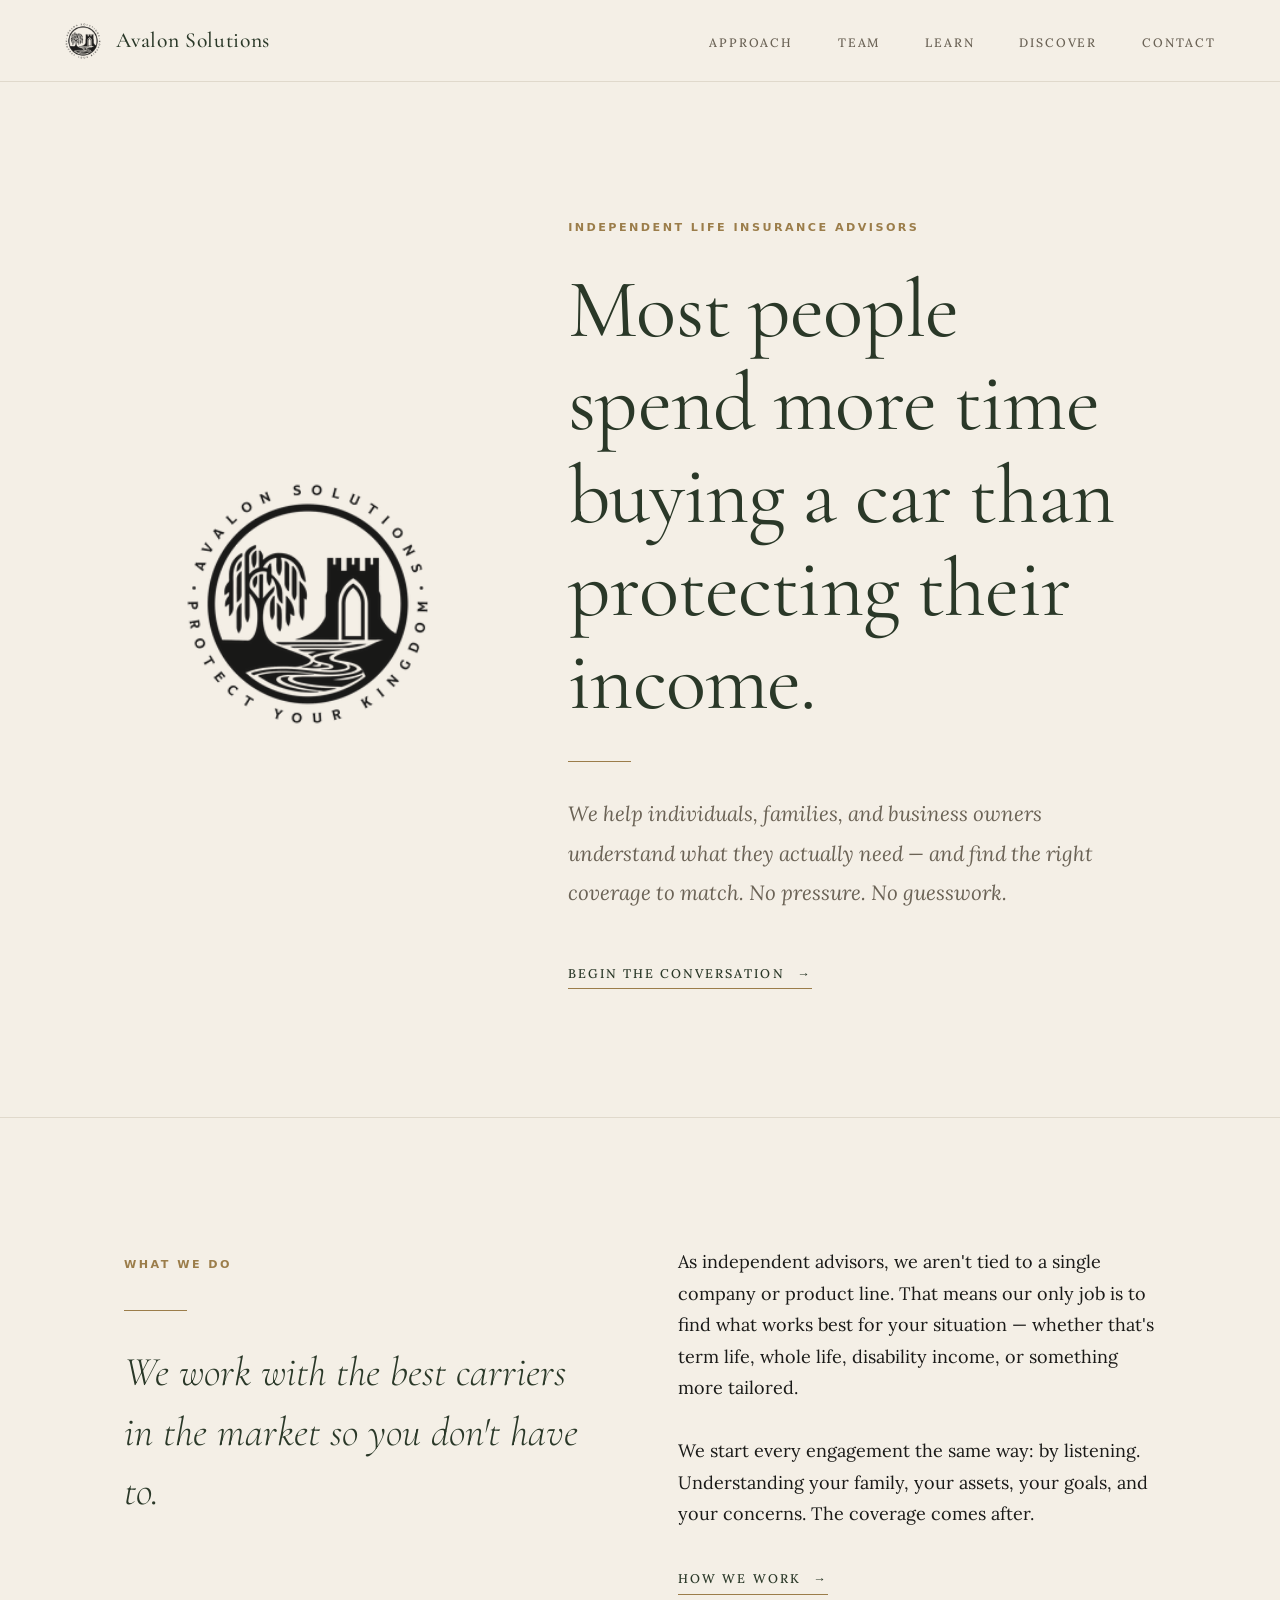
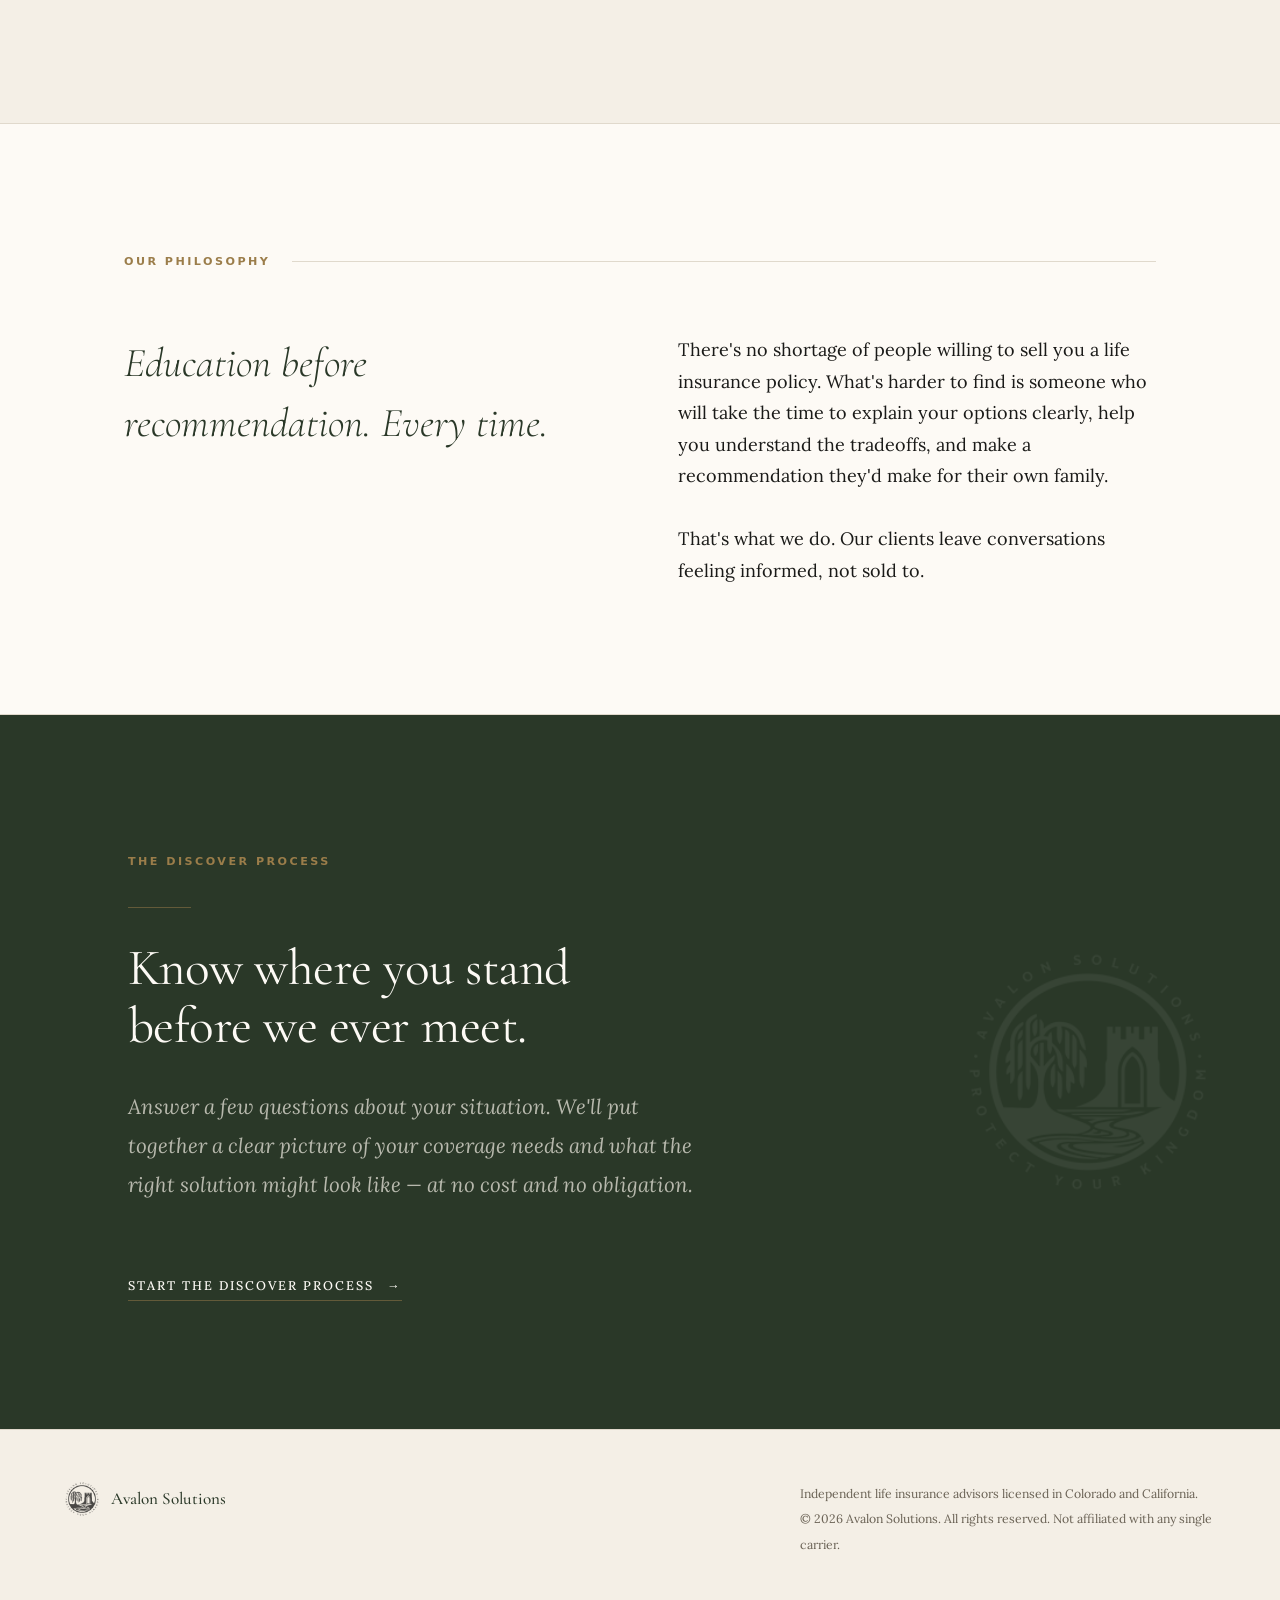
<file: index.html>
<!DOCTYPE html>
<html lang="en">
<head>
  <meta charset="UTF-8">
  <meta name="viewport" content="width=device-width, initial-scale=1.0">
  <title>Avalon Solutions — Life Insurance &amp; Financial Protection</title>
  <meta name="description" content="Avalon Solutions provides independent life insurance guidance for individuals, families, and business owners in Colorado and California. Education first, always.">
  <link rel="stylesheet" href="/css/main.css">
</head>
<body class="page-body">

  <nav>
    <a href="/" class="nav-brand">
      <img src="/images/crest.png" alt="Avalon Solutions crest" class="nav-crest">
      <span class="nav-logo">Avalon Solutions</span>
    </a>
    <ul class="nav-links">
      <li><a href="/approach.html">Approach</a></li>
      <li><a href="/team.html">Team</a></li>
      <li><a href="/learn.html">Learn</a></li>
      <li><a href="/discover.html">Discover</a></li>
      <li><a href="/contact.html">Contact</a></li>
    </ul>
  </nav>

  <!-- Hero -->
  <section class="hero">
    <div class="container">
      <div class="hero-inner">
        <div class="hero-crest-col">
          <img src="/images/crest.png" alt="Avalon Solutions" class="hero-crest">
        </div>
        <div class="hero-text">
          <span class="eyebrow">Independent Life Insurance Advisors</span>
          <h1>Most people spend more time buying a car than protecting their income.</h1>
          <span class="rule-short"></span>
          <p class="lead">We help individuals, families, and business owners understand what they actually need — and find the right coverage to match. No pressure. No guesswork.</p>
          <a href="/discover.html" class="text-link">Begin the conversation</a>
        </div>
      </div>
    </div>
  </section>

  <!-- What we do -->
  <section>
    <div class="container cols">
      <div>
        <span class="eyebrow">What we do</span>
        <span class="rule-short"></span>
        <p class="pull">We work with the best carriers in the market so you don't have to.</p>
      </div>
      <div>
        <p>As independent advisors, we aren't tied to a single company or product line. That means our only job is to find what works best for your situation — whether that's term life, whole life, disability income, or something more tailored.</p>
        <br>
        <p>We start every engagement the same way: by listening. Understanding your family, your assets, your goals, and your concerns. The coverage comes after.</p>
        <br>
        <a href="/approach.html" class="text-link">How we work</a>
      </div>
    </div>
  </section>

  <!-- Philosophy -->
  <section class="section-alt">
    <div class="container">
      <div class="section-label">
        <span class="eyebrow">Our philosophy</span>
      </div>
      <div class="cols">
        <p class="pull">Education before recommendation. Every time.</p>
        <div>
          <p>There's no shortage of people willing to sell you a life insurance policy. What's harder to find is someone who will take the time to explain your options clearly, help you understand the tradeoffs, and make a recommendation they'd make for their own family.</p>
          <br>
          <p>That's what we do. Our clients leave conversations feeling informed, not sold to.</p>
        </div>
      </div>
    </div>
  </section>

  <!-- Discover CTA -->
  <div class="panel">
    <img src="/images/crest.png" alt="" class="panel-crest" aria-hidden="true">
    <div class="container">
      <span class="eyebrow">The Discover Process</span>
      <span class="rule-short"></span>
      <h2>Know where you stand<br>before we ever meet.</h2>
      <br>
      <p class="lead">Answer a few questions about your situation. We'll put together a clear picture of your coverage needs and what the right solution might look like — at no cost and no obligation.</p>
      <br><br>
      <a href="/discover.html" class="text-link">Start the Discover process</a>
    </div>
  </div>

  <footer>
    <div class="footer-brand">
      <img src="/images/crest.png" alt="Avalon Solutions" class="footer-crest">
      <span class="footer-name">Avalon Solutions</span>
    </div>
    <p class="footer-copy">
      Independent life insurance advisors licensed in Colorado and California.<br>
      © 2026 Avalon Solutions. All rights reserved. Not affiliated with any single carrier.
    </p>
  </footer>

</body>
</html>
</file>
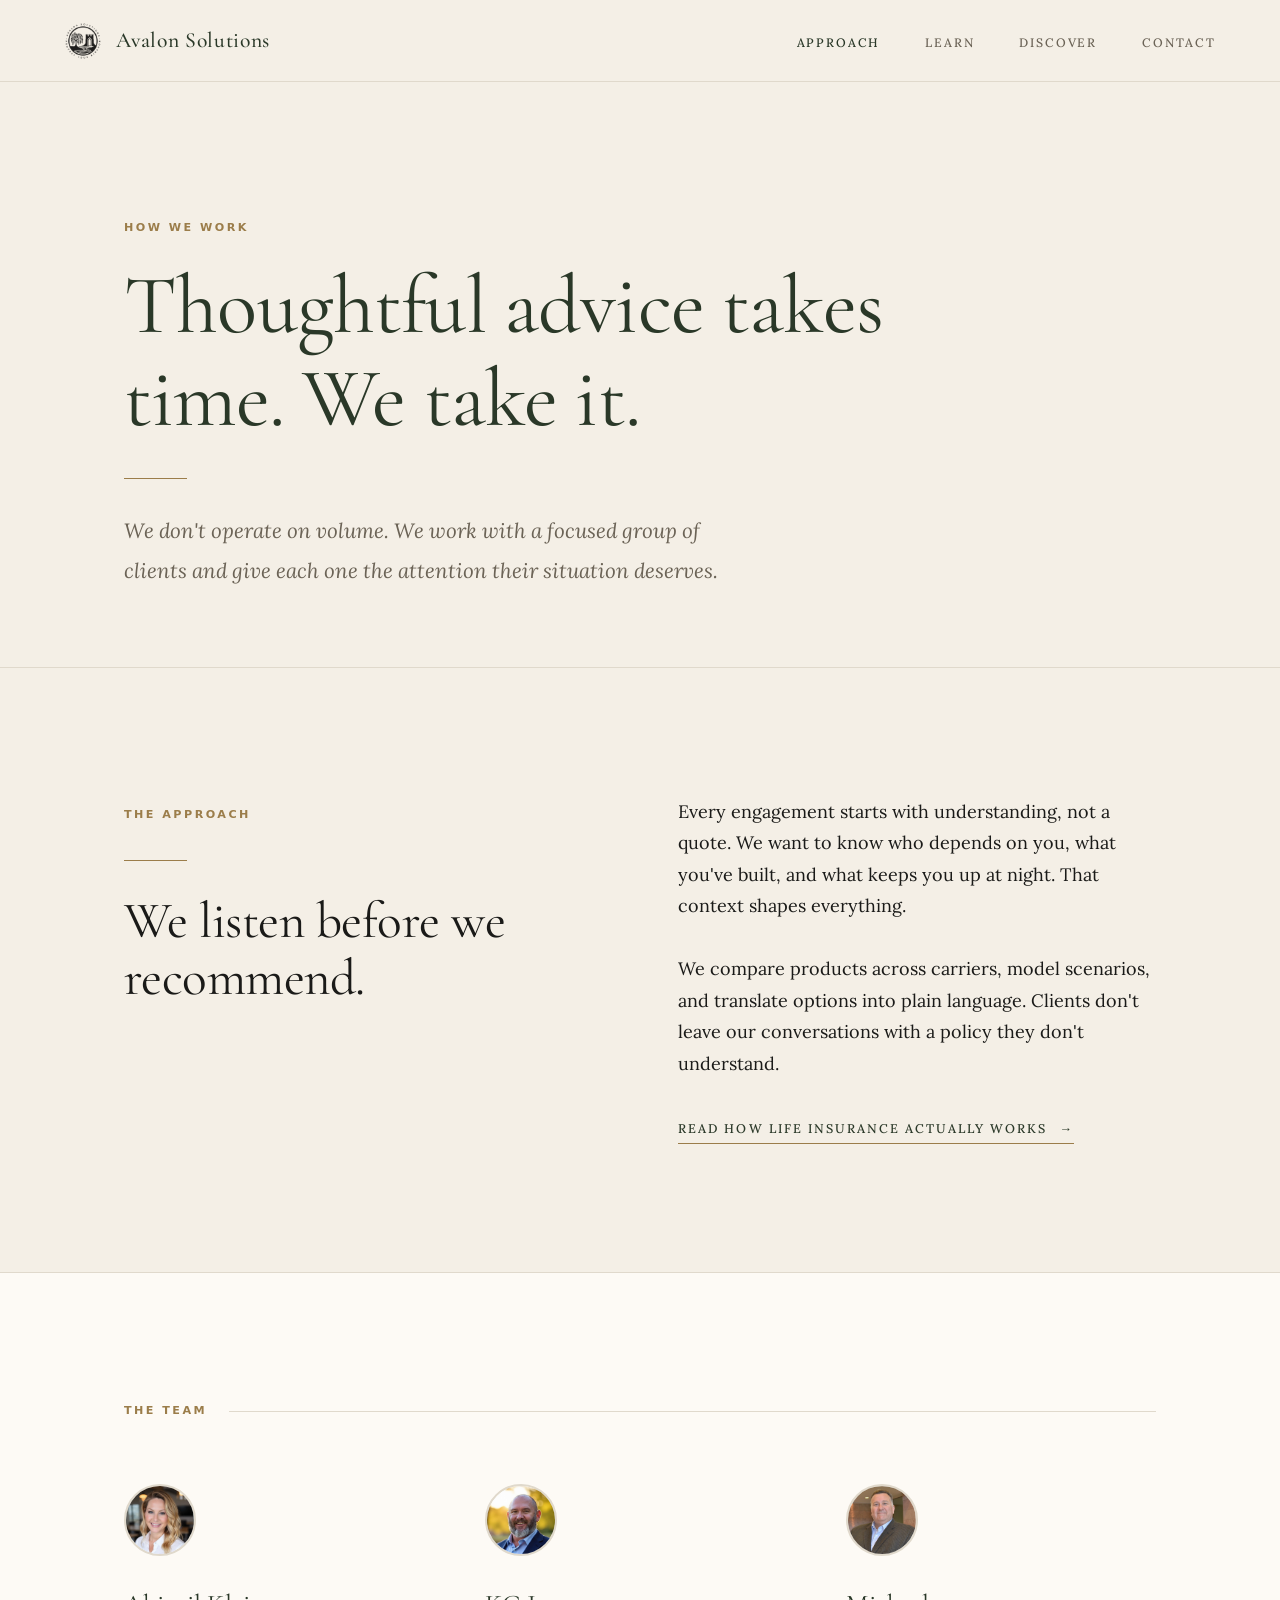
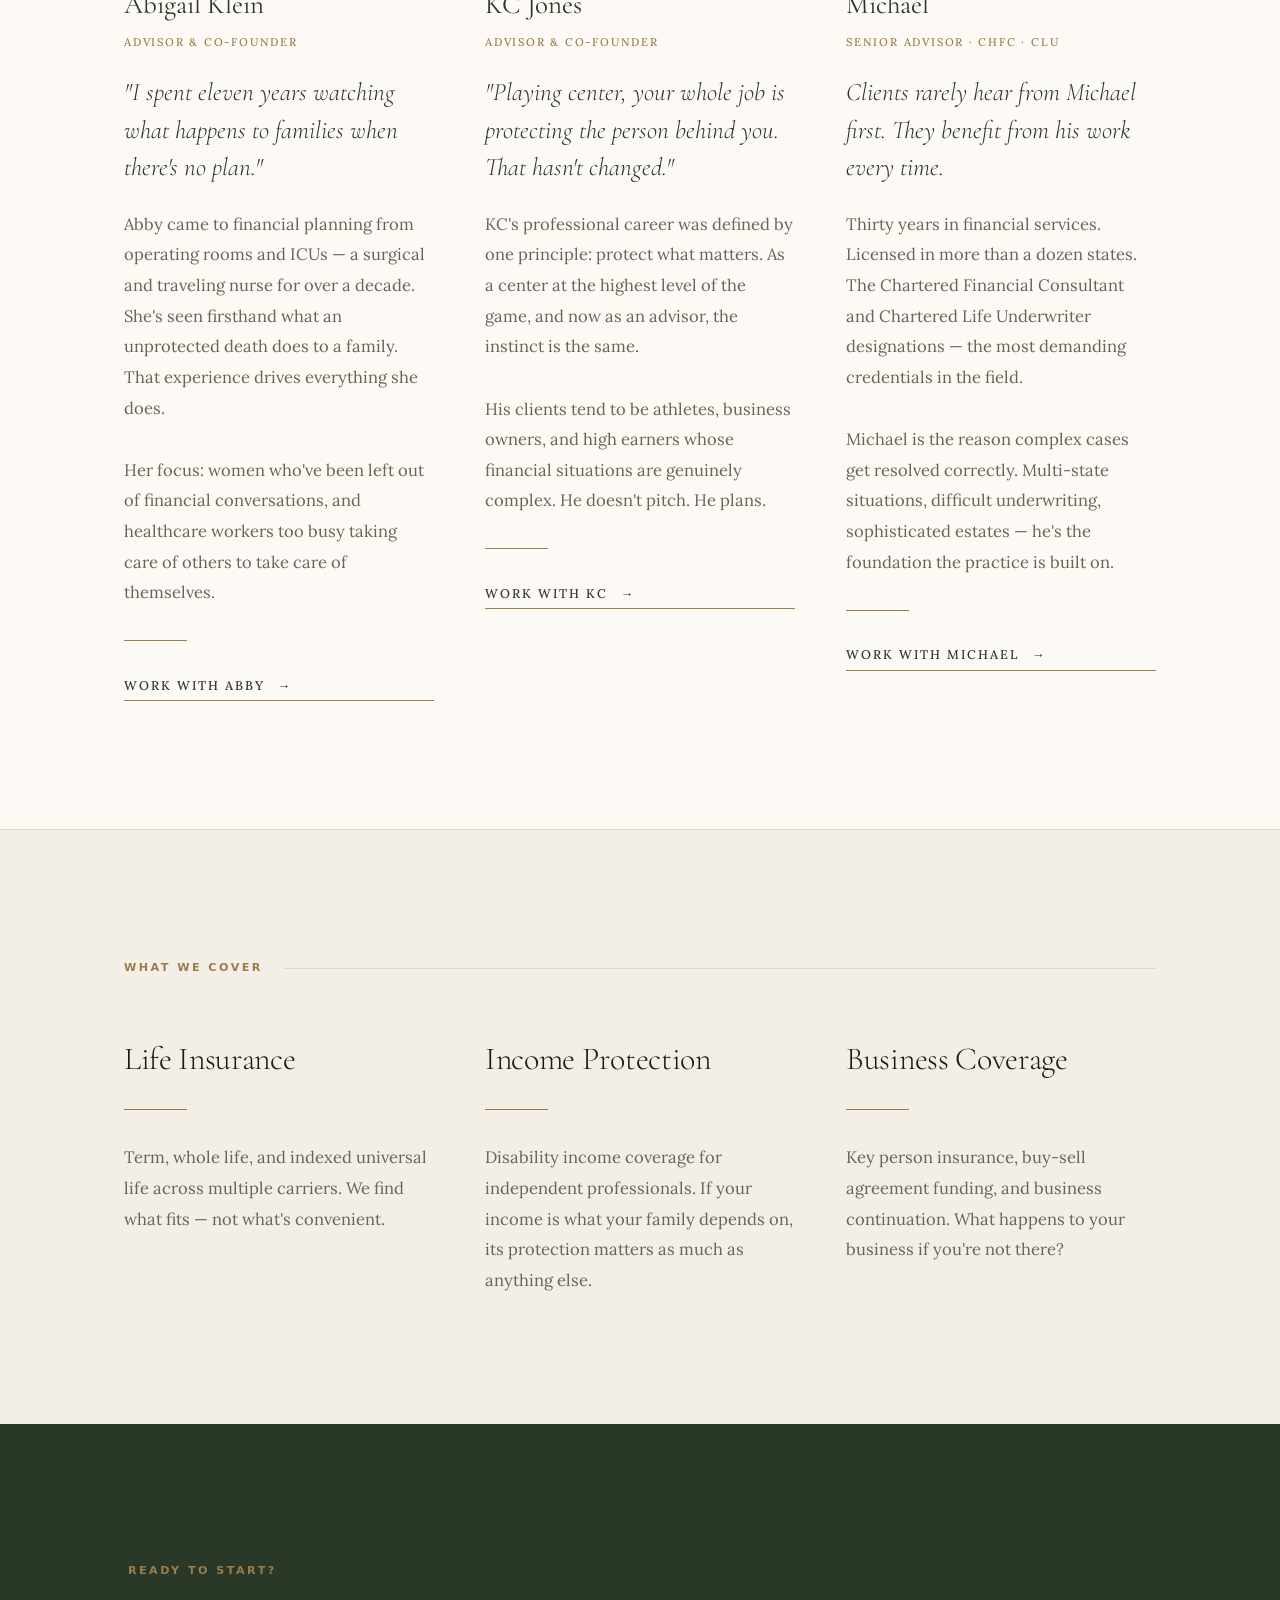
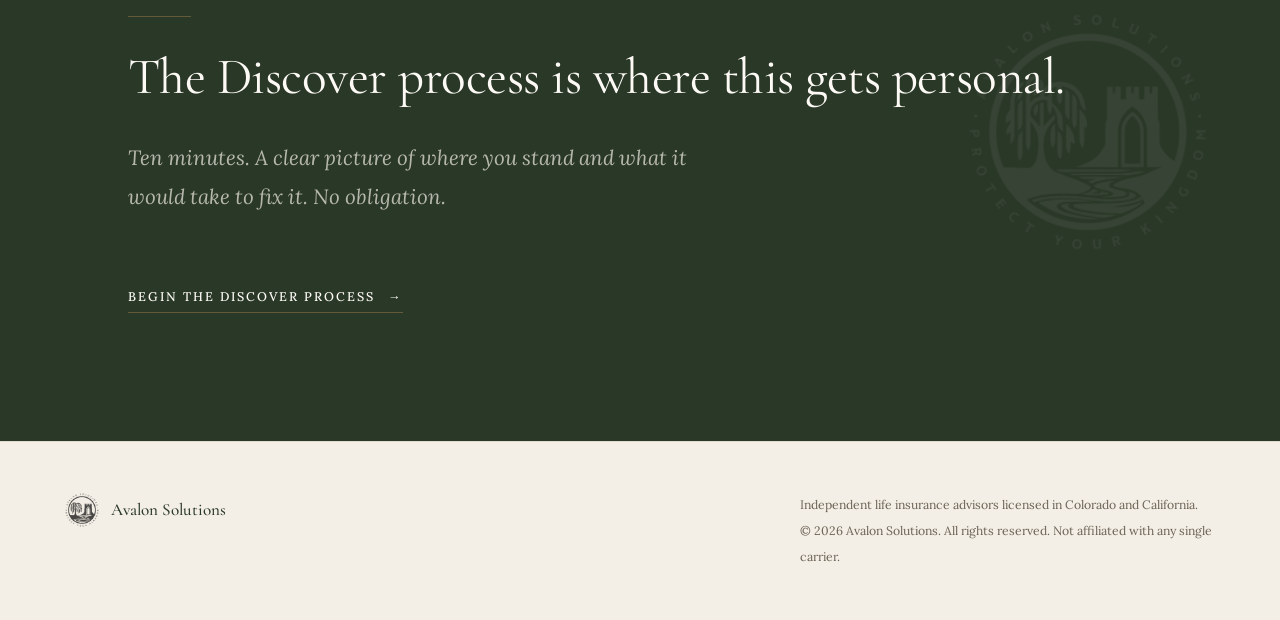
<file: approach.html>
<!DOCTYPE html>
<html lang="en">
<head>
  <meta charset="UTF-8">
  <meta name="viewport" content="width=device-width, initial-scale=1.0">
  <title>Our Approach — Avalon Solutions</title>
  <meta name="description" content="The Avalon Solutions team and how they work — Abby Klein, KC Jones, and Michael.">
  <link rel="stylesheet" href="/css/main.css">
</head>
<body class="page-body">

  <nav>
    <a href="/" class="nav-brand">
      <img src="/images/crest.png" alt="Avalon Solutions crest" class="nav-crest">
      <span class="nav-logo">Avalon Solutions</span>
    </a>
    <ul class="nav-links">
      <li><a href="/approach.html" class="active">Approach</a></li>
      <li><a href="/learn.html">Learn</a></li>
      <li><a href="/discover.html">Discover</a></li>
      <li><a href="/contact.html">Contact</a></li>
    </ul>
  </nav>

  <!-- Header -->
  <section class="hero-interior">
    <div class="container">
      <span class="eyebrow">How we work</span>
      <h1>Thoughtful advice takes time. We take it.</h1>
      <span class="rule-short"></span>
      <p class="lead">We don't operate on volume. We work with a focused group of clients and give each one the attention their situation deserves.</p>
    </div>
  </section>

  <!-- Philosophy -->
  <section>
    <div class="container">
      <div class="cols">
        <div>
          <span class="eyebrow">The approach</span>
          <span class="rule-short"></span>
          <h2>We listen before we recommend.</h2>
        </div>
        <div>
          <p>Every engagement starts with understanding, not a quote. We want to know who depends on you, what you've built, and what keeps you up at night. That context shapes everything.</p>
          <br>
          <p>We compare products across carriers, model scenarios, and translate options into plain language. Clients don't leave our conversations with a policy they don't understand.</p>
          <br>
          <a href="/learn.html" class="text-link">Read how life insurance actually works</a>
        </div>
      </div>
    </div>
  </section>

  <!-- Team -->
  <section class="section-alt">
    <div class="container">
      <div class="section-label">
        <span class="eyebrow">The team</span>
      </div>

      <div class="cols-3">

        <!-- Abby -->
        <div class="person-card">
          <img src="/images/abby.png" alt="Abigail Klein" class="person-photo">
          <p class="person-name">Abigail Klein</p>
          <p class="person-role">Advisor &amp; Co-Founder</p>
          <p class="person-quote">"I spent eleven years watching what happens to families when there's no plan."</p>
          <p class="person-bio">Abby came to financial planning from operating rooms and ICUs — a surgical and traveling nurse for over a decade. She's seen firsthand what an unprotected death does to a family. That experience drives everything she does.</p>
          <br>
          <p class="person-bio">Her focus: women who've been left out of financial conversations, and healthcare workers too busy taking care of others to take care of themselves.</p>
          <span class="rule-short"></span>
          <a href="/contact.html" class="text-link">Work with Abby</a>
        </div>

        <!-- KC -->
        <div class="person-card">
          <img src="/images/kc.png" alt="KC Jones" class="person-photo">
          <p class="person-name">KC Jones</p>
          <p class="person-role">Advisor &amp; Co-Founder</p>
          <p class="person-quote">"Playing center, your whole job is protecting the person behind you. That hasn't changed."</p>
          <p class="person-bio">KC's professional career was defined by one principle: protect what matters. As a center at the highest level of the game, and now as an advisor, the instinct is the same.</p>
          <br>
          <p class="person-bio">His clients tend to be athletes, business owners, and high earners whose financial situations are genuinely complex. He doesn't pitch. He plans.</p>
          <span class="rule-short"></span>
          <a href="/contact.html" class="text-link">Work with KC</a>
        </div>

        <!-- Michael -->
        <div class="person-card">
          <img src="/images/michael.png" alt="Michael" class="person-photo">
          <p class="person-name">Michael</p>
          <p class="person-role">Senior Advisor · ChFC · CLU</p>
          <p class="person-quote">Clients rarely hear from Michael first. They benefit from his work every time.</p>
          <p class="person-bio">Thirty years in financial services. Licensed in more than a dozen states. The Chartered Financial Consultant and Chartered Life Underwriter designations — the most demanding credentials in the field.</p>
          <br>
          <p class="person-bio">Michael is the reason complex cases get resolved correctly. Multi-state situations, difficult underwriting, sophisticated estates — he's the foundation the practice is built on.</p>
          <span class="rule-short"></span>
          <a href="/contact.html" class="text-link">Work with Michael</a>
        </div>

      </div>
    </div>
  </section>

  <!-- What we cover -->
  <section>
    <div class="container">
      <div class="section-label">
        <span class="eyebrow">What we cover</span>
      </div>
      <div class="cols-3">
        <div>
          <h3>Life Insurance</h3>
          <span class="rule-short"></span>
          <p style="font-size: 0.92rem; color: var(--mid); line-height: 1.85;">Term, whole life, and indexed universal life across multiple carriers. We find what fits — not what's convenient.</p>
        </div>
        <div>
          <h3>Income Protection</h3>
          <span class="rule-short"></span>
          <p style="font-size: 0.92rem; color: var(--mid); line-height: 1.85;">Disability income coverage for independent professionals. If your income is what your family depends on, its protection matters as much as anything else.</p>
        </div>
        <div>
          <h3>Business Coverage</h3>
          <span class="rule-short"></span>
          <p style="font-size: 0.92rem; color: var(--mid); line-height: 1.85;">Key person insurance, buy-sell agreement funding, and business continuation. What happens to your business if you're not there?</p>
        </div>
      </div>
    </div>
  </section>

  <!-- CTA -->
  <div class="panel">
    <img src="/images/crest.png" alt="" class="panel-crest" aria-hidden="true">
    <div class="container">
      <span class="eyebrow">Ready to start?</span>
      <span class="rule-short"></span>
      <h2>The Discover process is where this gets personal.</h2>
      <br>
      <p class="lead">Ten minutes. A clear picture of where you stand and what it would take to fix it. No obligation.</p>
      <br><br>
      <a href="/discover.html" class="text-link">Begin the Discover process</a>
    </div>
  </div>

  <footer>
    <div class="footer-brand">
      <img src="/images/crest.png" alt="Avalon Solutions" class="footer-crest">
      <span class="footer-name">Avalon Solutions</span>
    </div>
    <p class="footer-copy">
      Independent life insurance advisors licensed in Colorado and California.<br>
      © 2026 Avalon Solutions. All rights reserved. Not affiliated with any single carrier.
    </p>
  </footer>

</body>
</html>
</file>
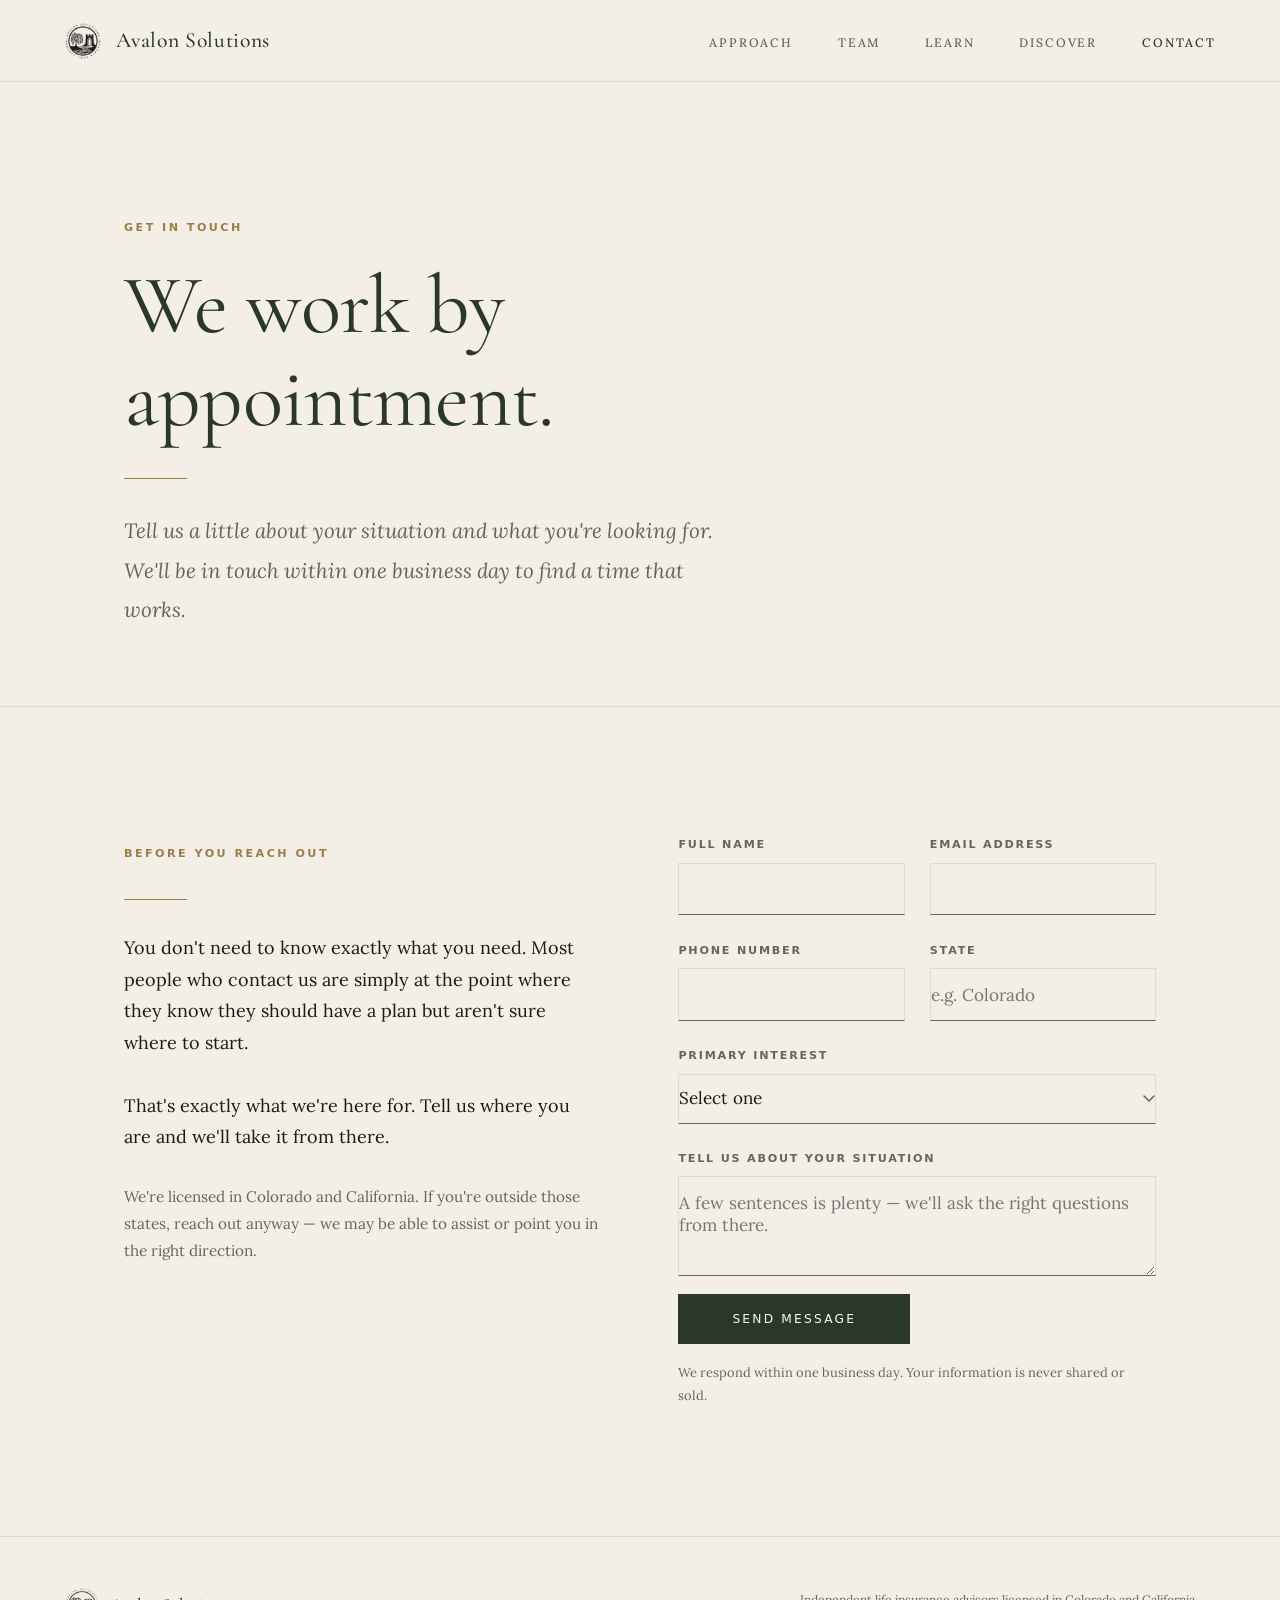
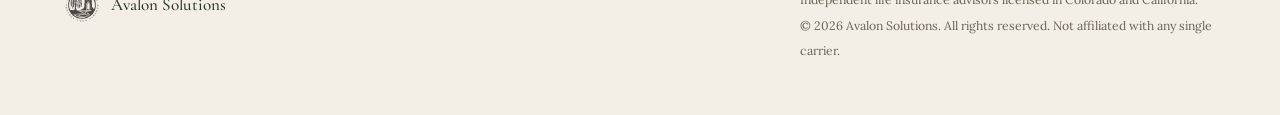
<file: contact.html>
<!DOCTYPE html>
<html lang="en">
<head>
  <meta charset="UTF-8">
  <meta name="viewport" content="width=device-width, initial-scale=1.0">
  <title>Contact — Avalon Solutions</title>
  <meta name="description" content="Get in touch with the Avalon Solutions team. We work by appointment and respond within one business day.">
  <link rel="stylesheet" href="/css/main.css">
</head>
<body class="page-body">

  <nav>
    <a href="/" class="nav-brand">
      <img src="/images/crest.png" alt="Avalon Solutions crest" class="nav-crest">
      <span class="nav-logo">Avalon Solutions</span>
    </a>
    <ul class="nav-links">
      <li><a href="/approach.html">Approach</a></li>
      <li><a href="/team.html">Team</a></li>
      <li><a href="/learn.html">Learn</a></li>
      <li><a href="/discover.html">Discover</a></li>
      <li><a href="/contact.html" class="active">Contact</a></li>
    </ul>
  </nav>

  <!-- Header -->
  <section class="hero-interior">
    <div class="container">
      <span class="eyebrow">Get in touch</span>
      <h1>We work by appointment.</h1>
      <span class="rule-short"></span>
      <p class="lead">Tell us a little about your situation and what you're looking for. We'll be in touch within one business day to find a time that works.</p>
    </div>
  </section>

  <!-- Form -->
  <section>
    <div class="container">
      <div class="cols">

        <div>
          <span class="eyebrow">Before you reach out</span>
          <span class="rule-short"></span>
          <p>You don't need to know exactly what you need. Most people who contact us are simply at the point where they know they should have a plan but aren't sure where to start.</p>
          <br>
          <p>That's exactly what we're here for. Tell us where you are and we'll take it from there.</p>
          <br>
          <p style="font-size: 0.85rem; color: var(--mid);">We're licensed in Colorado and California. If you're outside those states, reach out anyway — we may be able to assist or point you in the right direction.</p>
        </div>

        <div>
          <form name="contact" method="POST" netlify netlify-honeypot="bot-field">
            <input type="hidden" name="subject" value="New contact from avalonprotects.com">
            <input type="hidden" name="form-name" value="contact">
            <p style="display:none;">
              <label>Do not fill this out: <input name="bot-field"></label>
            </p>

            <div class="form-grid">
              <div class="form-group">
                <label for="name">Full name</label>
                <input type="text" id="name" name="name" required autocomplete="name">
              </div>

              <div class="form-group">
                <label for="email">Email address</label>
                <input type="email" id="email" name="email" required autocomplete="email">
              </div>

              <div class="form-group">
                <label for="phone">Phone number</label>
                <input type="tel" id="phone" name="phone" autocomplete="tel">
              </div>

              <div class="form-group">
                <label for="state">State</label>
                <input type="text" id="state" name="state" placeholder="e.g. Colorado" autocomplete="address-level1">
              </div>

              <div class="form-group full">
                <label for="interest">Primary interest</label>
                <select id="interest" name="interest">
                  <option value="" disabled selected>Select one</option>
                  <option value="life-insurance">Life insurance</option>
                  <option value="income-protection">Income &amp; disability protection</option>
                  <option value="business-coverage">Business coverage</option>
                  <option value="estate-planning">Estate planning &amp; legacy</option>
                  <option value="group-benefits">Group benefits</option>
                  <option value="not-sure">Not sure yet</option>
                </select>
              </div>

              <div class="form-group full">
                <label for="message">Tell us about your situation</label>
                <textarea id="message" name="message" placeholder="A few sentences is plenty — we'll ask the right questions from there."></textarea>
              </div>
            </div>

            <div>
              <button type="submit">Send message</button>
            </div>

            <p class="form-note">We respond within one business day. Your information is never shared or sold.</p>
          </form>
        </div>

      </div>
    </div>
  </section>

  <footer>
    <div class="footer-brand">
      <img src="/images/crest.png" alt="Avalon Solutions" class="footer-crest">
      <span class="footer-name">Avalon Solutions</span>
    </div>
    <p class="footer-copy">
      Independent life insurance advisors licensed in Colorado and California.<br>
      © 2026 Avalon Solutions. All rights reserved. Not affiliated with any single carrier.
    </p>
  </footer>

</body>
</html>
</file>
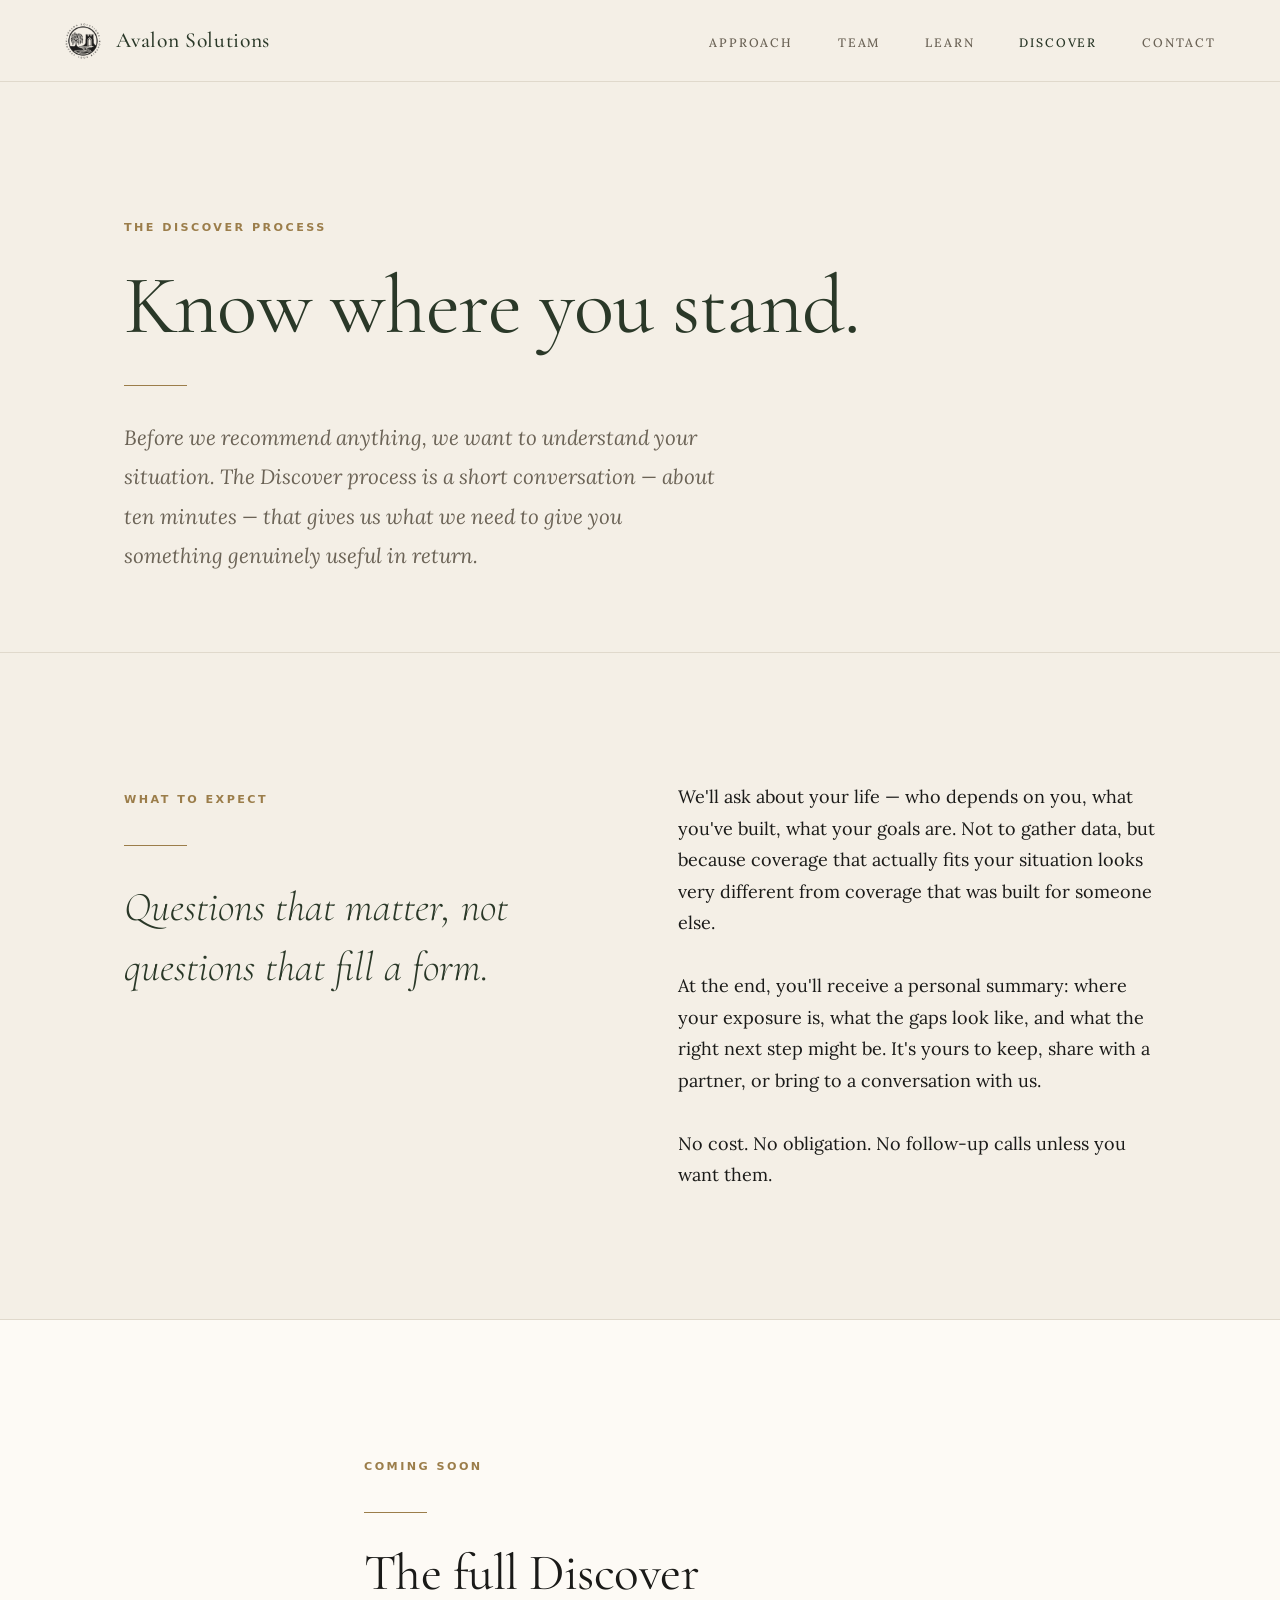
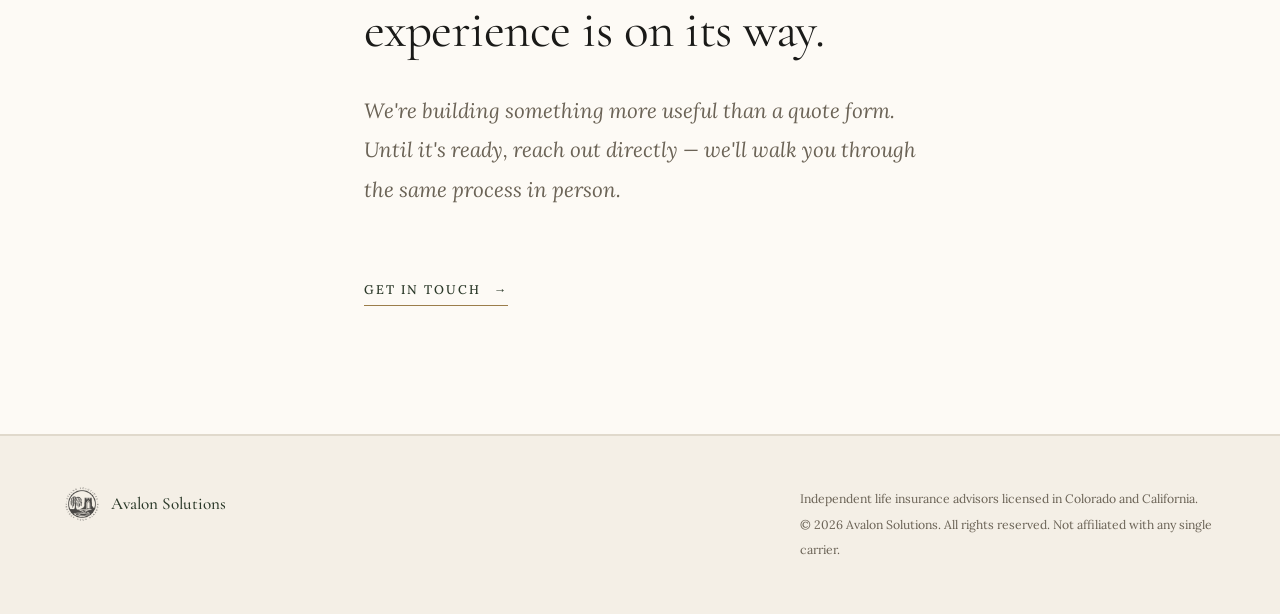
<file: discover.html>
<!DOCTYPE html>
<html lang="en">
<head>
  <meta charset="UTF-8">
  <meta name="viewport" content="width=device-width, initial-scale=1.0">
  <title>Discover — Avalon Solutions</title>
  <meta name="description" content="The Avalon Discover process — a short conversation that gives you a clear picture of your coverage needs before you speak with an advisor.">
  <link rel="stylesheet" href="/css/main.css">
</head>
<body class="page-body">

  <nav>
    <a href="/" class="nav-brand">
      <img src="/images/crest.png" alt="Avalon Solutions crest" class="nav-crest">
      <span class="nav-logo">Avalon Solutions</span>
    </a>
    <ul class="nav-links">
      <li><a href="/approach.html">Approach</a></li>
      <li><a href="/team.html">Team</a></li>
      <li><a href="/learn.html">Learn</a></li>
      <li><a href="/discover.html" class="active">Discover</a></li>
      <li><a href="/contact.html">Contact</a></li>
    </ul>
  </nav>

  <!-- Header -->
  <section class="hero-interior">
    <div class="container">
      <span class="eyebrow">The Discover Process</span>
      <h1>Know where you stand.</h1>
      <span class="rule-short"></span>
      <p class="lead">Before we recommend anything, we want to understand your situation. The Discover process is a short conversation — about ten minutes — that gives us what we need to give you something genuinely useful in return.</p>
    </div>
  </section>

  <!-- What happens -->
  <section>
    <div class="container cols">
      <div>
        <span class="eyebrow">What to expect</span>
        <span class="rule-short"></span>
        <p class="pull">Questions that matter, not questions that fill a form.</p>
      </div>
      <div>
        <p>We'll ask about your life — who depends on you, what you've built, what your goals are. Not to gather data, but because coverage that actually fits your situation looks very different from coverage that was built for someone else.</p>
        <br>
        <p>At the end, you'll receive a personal summary: where your exposure is, what the gaps look like, and what the right next step might be. It's yours to keep, share with a partner, or bring to a conversation with us.</p>
        <br>
        <p>No cost. No obligation. No follow-up calls unless you want them.</p>
      </div>
    </div>
  </section>

  <!-- Coming soon -->
  <section class="section-alt">
    <div class="container" style="max-width: 680px;">
      <span class="eyebrow">Coming soon</span>
      <span class="rule-short"></span>
      <h2>The full Discover experience is on its way.</h2>
      <br>
      <p class="lead">We're building something more useful than a quote form. Until it's ready, reach out directly — we'll walk you through the same process in person.</p>
      <br><br>
      <a href="/contact.html" class="text-link">Get in touch</a>
    </div>
  </section>

  <footer>
    <div class="footer-brand">
      <img src="/images/crest.png" alt="Avalon Solutions" class="footer-crest">
      <span class="footer-name">Avalon Solutions</span>
    </div>
    <p class="footer-copy">
      Independent life insurance advisors licensed in Colorado and California.<br>
      © 2026 Avalon Solutions. All rights reserved. Not affiliated with any single carrier.
    </p>
  </footer>

</body>
</html>
</file>
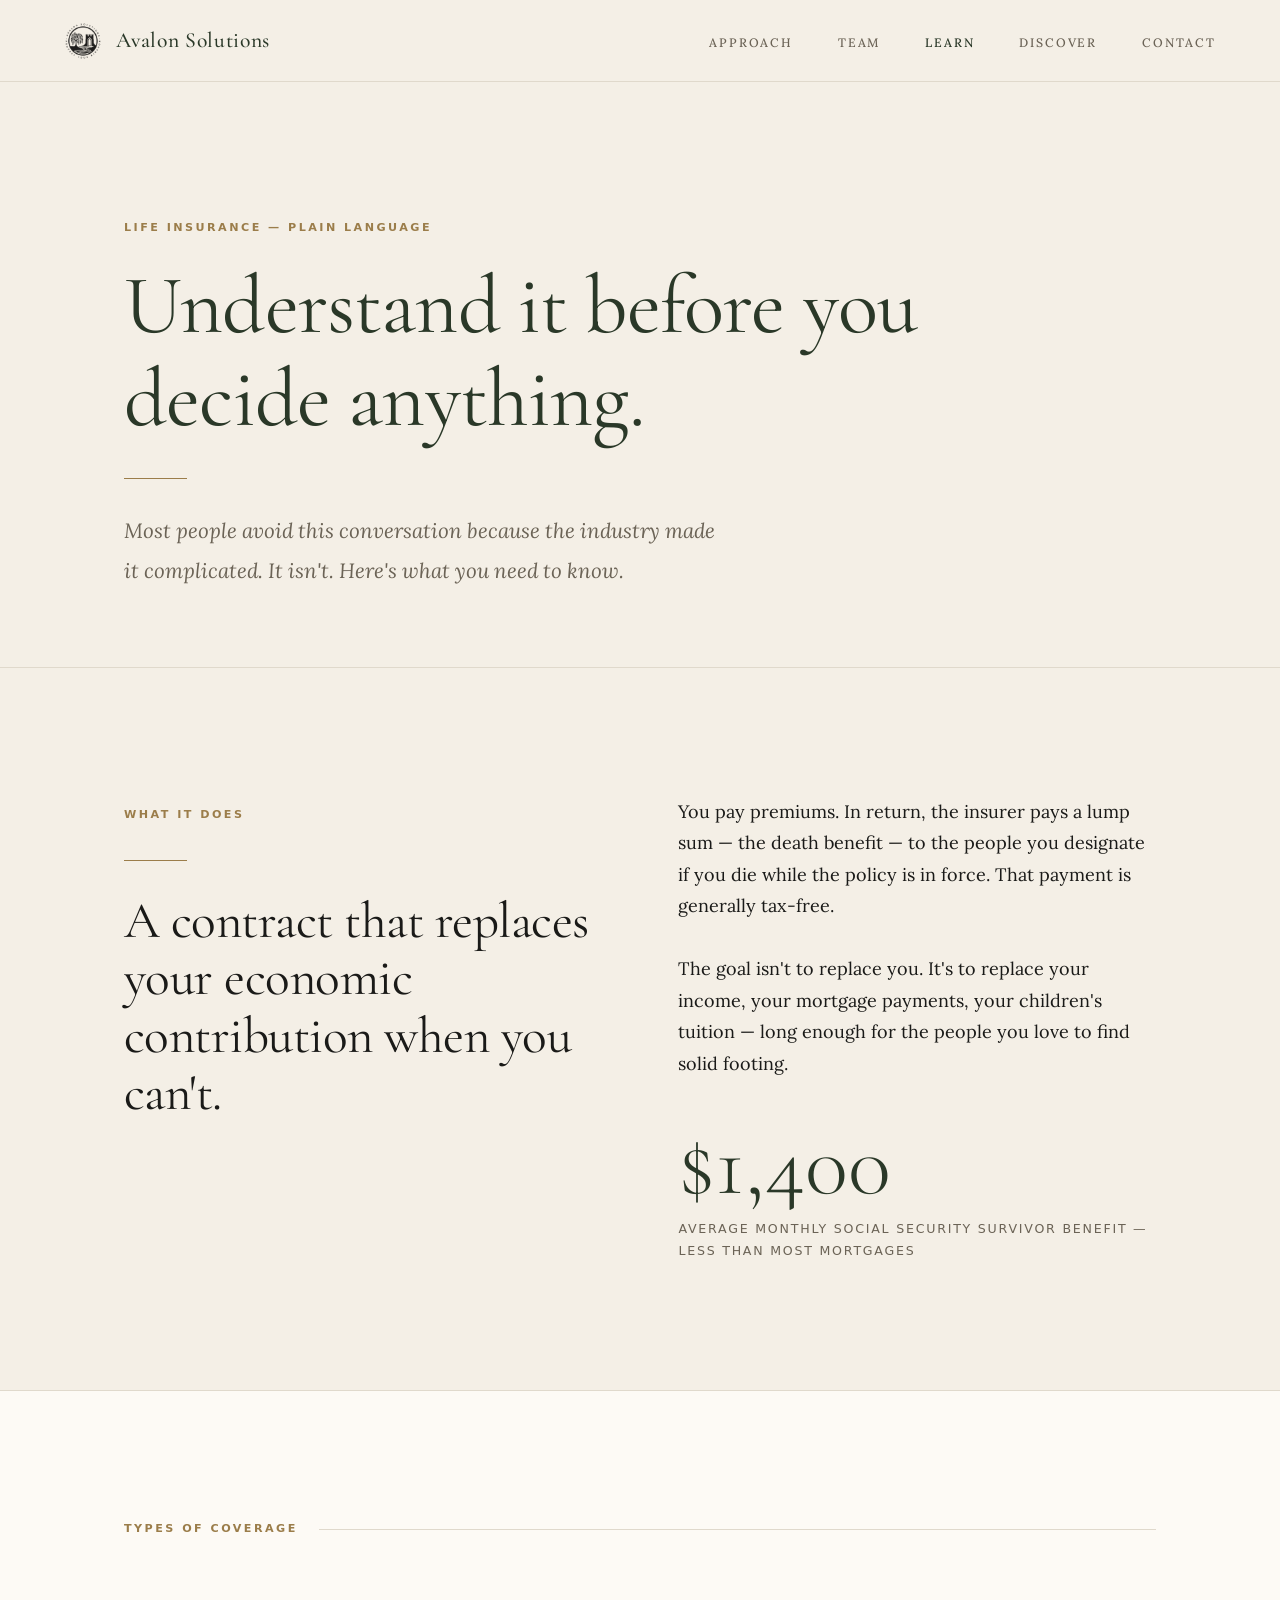
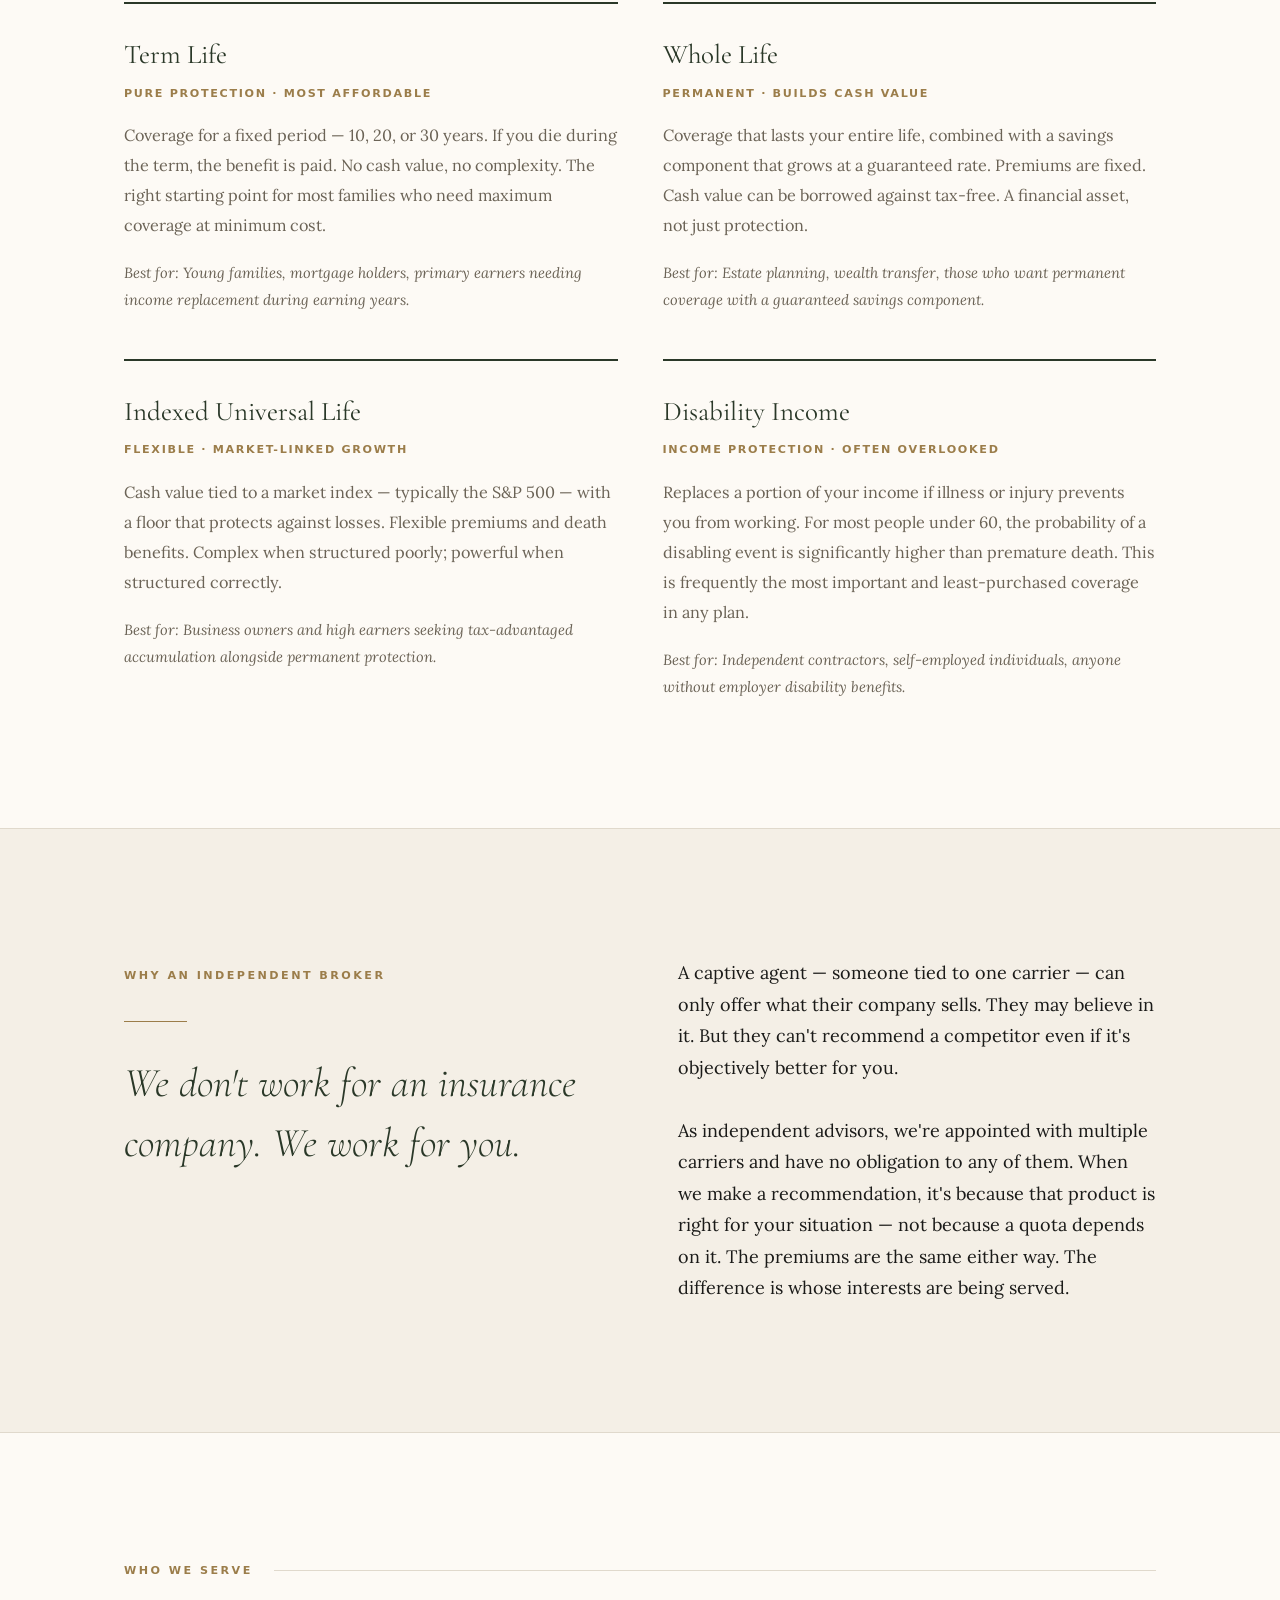
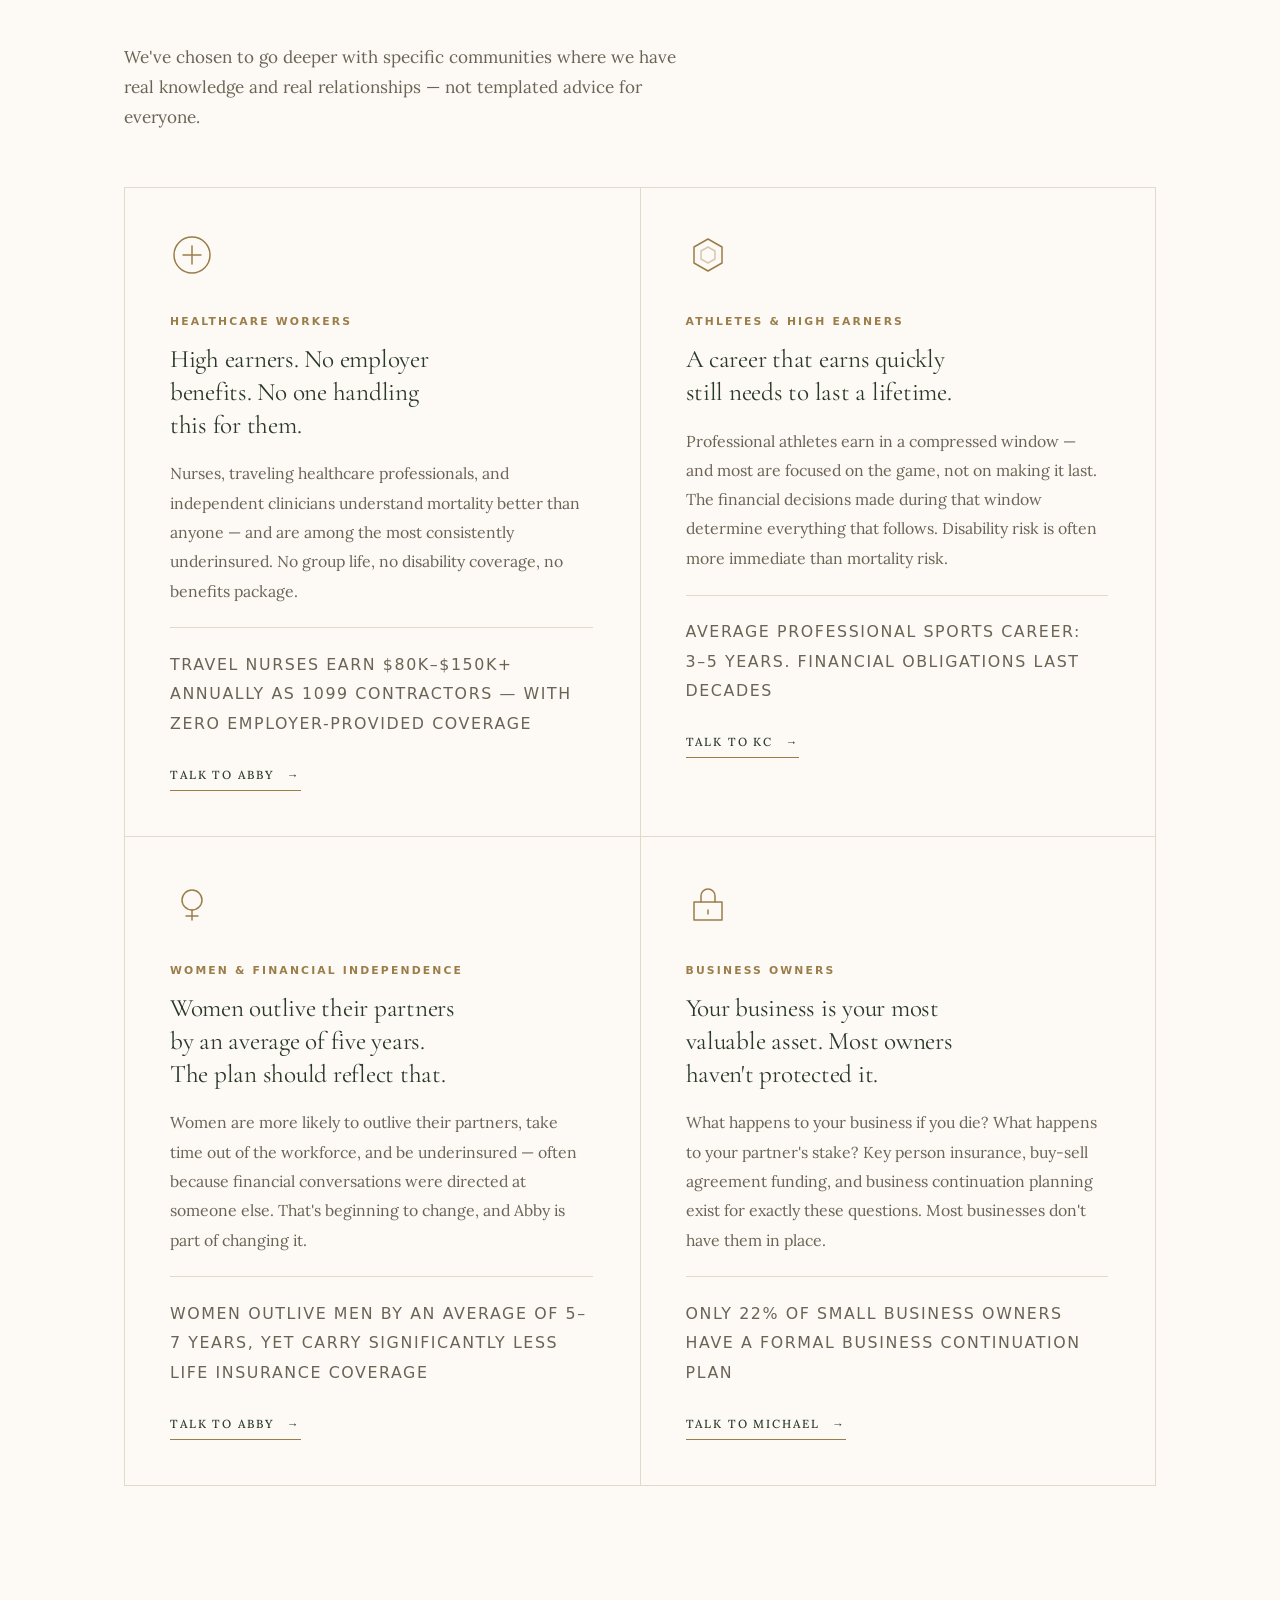
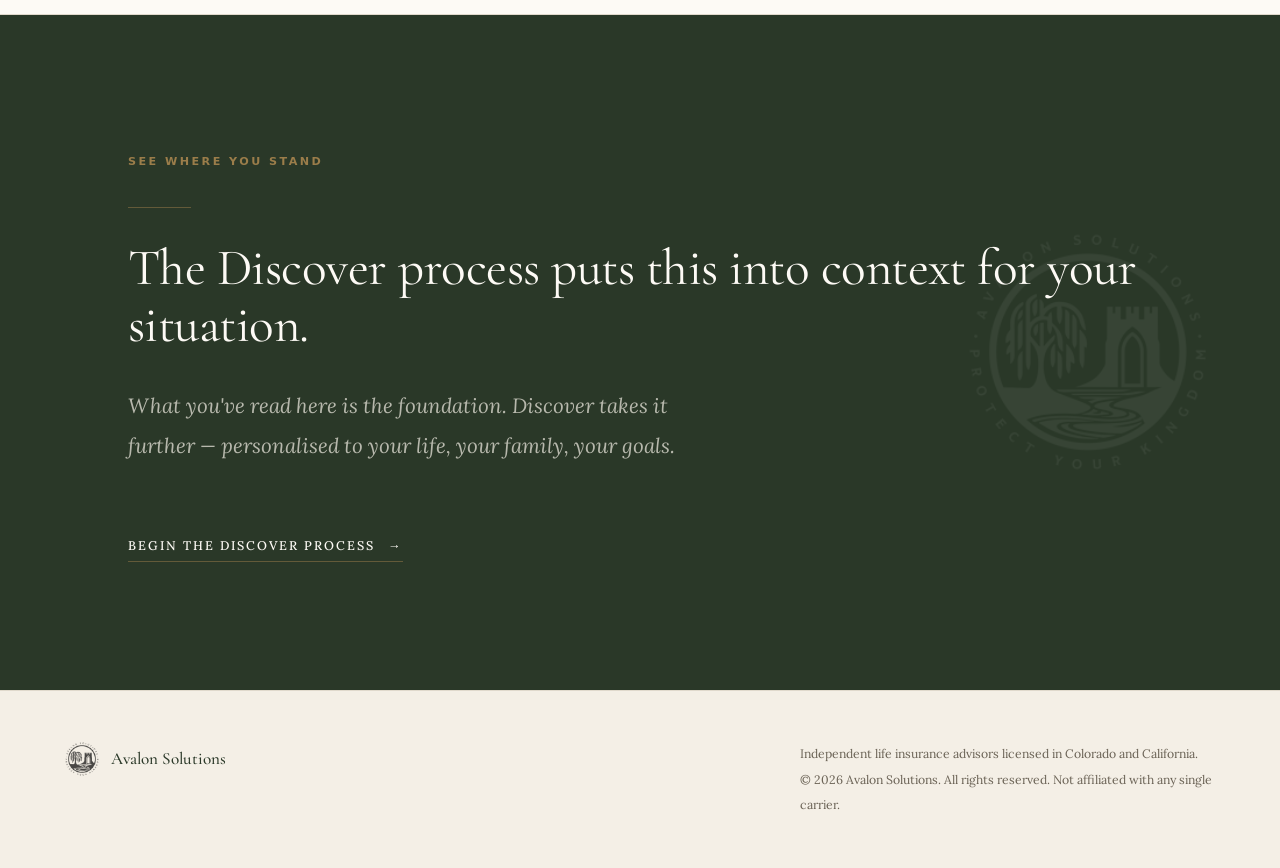
<file: learn.html>
<!DOCTYPE html>
<html lang="en">
<head>
  <meta charset="UTF-8">
  <meta name="viewport" content="width=device-width, initial-scale=1.0">
  <title>Learn — Avalon Solutions</title>
  <meta name="description" content="Life insurance explained plainly — how it works, what the different types mean, and who needs what.">
  <link rel="stylesheet" href="/css/main.css">
</head>
<body class="page-body">

  <nav>
    <a href="/" class="nav-brand">
      <img src="/images/crest.png" alt="Avalon Solutions crest" class="nav-crest">
      <span class="nav-logo">Avalon Solutions</span>
    </a>
    <ul class="nav-links">
      <li><a href="/approach.html">Approach</a></li>
      <li><a href="/team.html">Team</a></li>
      <li><a href="/learn.html" class="active">Learn</a></li>
      <li><a href="/discover.html">Discover</a></li>
      <li><a href="/contact.html">Contact</a></li>
    </ul>
  </nav>

  <!-- Header -->
  <section class="hero-interior">
    <div class="container">
      <span class="eyebrow">Life Insurance — Plain Language</span>
      <h1>Understand it before you decide anything.</h1>
      <span class="rule-short"></span>
      <p class="lead">Most people avoid this conversation because the industry made it complicated. It isn't. Here's what you need to know.</p>
    </div>
  </section>

  <!-- The basics -->
  <section>
    <div class="container">
      <div class="cols">
        <div>
          <span class="eyebrow">What it does</span>
          <span class="rule-short"></span>
          <h2>A contract that replaces your economic contribution when you can't.</h2>
        </div>
        <div>
          <p>You pay premiums. In return, the insurer pays a lump sum — the death benefit — to the people you designate if you die while the policy is in force. That payment is generally tax-free.</p>
          <br>
          <p>The goal isn't to replace you. It's to replace your income, your mortgage payments, your children's tuition — long enough for the people you love to find solid footing.</p>
          <br>
          <div class="stat" style="border: none; padding: 0; margin-top: 0.5rem;">
            <span class="stat-number">$1,400</span>
            <span class="stat-label">Average monthly Social Security survivor benefit — less than most mortgages</span>
          </div>
        </div>
      </div>
    </div>
  </section>

  <!-- Coverage types -->
  <section class="section-alt">
    <div class="container">
      <div class="section-label">
        <span class="eyebrow">Types of coverage</span>
      </div>
      <div class="coverage-grid">

        <div class="coverage-card">
          <span class="coverage-name">Term Life</span>
          <span class="coverage-sub">Pure protection · Most affordable</span>
          <p>Coverage for a fixed period — 10, 20, or 30 years. If you die during the term, the benefit is paid. No cash value, no complexity. The right starting point for most families who need maximum coverage at minimum cost.</p>
          <p class="best-for">Best for: Young families, mortgage holders, primary earners needing income replacement during earning years.</p>
        </div>

        <div class="coverage-card">
          <span class="coverage-name">Whole Life</span>
          <span class="coverage-sub">Permanent · Builds cash value</span>
          <p>Coverage that lasts your entire life, combined with a savings component that grows at a guaranteed rate. Premiums are fixed. Cash value can be borrowed against tax-free. A financial asset, not just protection.</p>
          <p class="best-for">Best for: Estate planning, wealth transfer, those who want permanent coverage with a guaranteed savings component.</p>
        </div>

        <div class="coverage-card">
          <span class="coverage-name">Indexed Universal Life</span>
          <span class="coverage-sub">Flexible · Market-linked growth</span>
          <p>Cash value tied to a market index — typically the S&amp;P 500 — with a floor that protects against losses. Flexible premiums and death benefits. Complex when structured poorly; powerful when structured correctly.</p>
          <p class="best-for">Best for: Business owners and high earners seeking tax-advantaged accumulation alongside permanent protection.</p>
        </div>

        <div class="coverage-card">
          <span class="coverage-name">Disability Income</span>
          <span class="coverage-sub">Income protection · Often overlooked</span>
          <p>Replaces a portion of your income if illness or injury prevents you from working. For most people under 60, the probability of a disabling event is significantly higher than premature death. This is frequently the most important and least-purchased coverage in any plan.</p>
          <p class="best-for">Best for: Independent contractors, self-employed individuals, anyone without employer disability benefits.</p>
        </div>

      </div>
    </div>
  </section>

  <!-- Why independent -->
  <section>
    <div class="container cols">
      <div>
        <span class="eyebrow">Why an independent broker</span>
        <span class="rule-short"></span>
        <p class="pull">We don't work for an insurance company. We work for you.</p>
      </div>
      <div>
        <p>A captive agent — someone tied to one carrier — can only offer what their company sells. They may believe in it. But they can't recommend a competitor even if it's objectively better for you.</p>
        <br>
        <p>As independent advisors, we're appointed with multiple carriers and have no obligation to any of them. When we make a recommendation, it's because that product is right for your situation — not because a quota depends on it. The premiums are the same either way. The difference is whose interests are being served.</p>
      </div>
    </div>
  </section>

  <!-- Niches -->
  <section class="section-alt">
    <div class="container">
      <div class="section-label">
        <span class="eyebrow">Who we serve</span>
      </div>
      <p style="max-width: 52ch; margin-bottom: 3rem; color: var(--mid); font-size: 0.95rem;">We've chosen to go deeper with specific communities where we have real knowledge and real relationships — not templated advice for everyone.</p>

      <div class="niche-grid">

        <!-- Healthcare -->
        <div class="niche-card">
          <svg class="niche-icon" viewBox="0 0 44 44" fill="none" stroke="currentColor" stroke-width="1.5" stroke-linecap="round">
            <circle cx="22" cy="22" r="18"/>
            <line x1="22" y1="13" x2="22" y2="31"/>
            <line x1="13" y1="22" x2="31" y2="22"/>
          </svg>
          <span class="niche-label">Healthcare workers</span>
          <h3>High earners. No employer benefits. No one handling this for them.</h3>
          <p>Nurses, traveling healthcare professionals, and independent clinicians understand mortality better than anyone — and are among the most consistently underinsured. No group life, no disability coverage, no benefits package.</p>
          <p class="niche-fact">Travel nurses earn $80k–$150k+ annually as 1099 contractors — with zero employer-provided coverage</p>
          <a href="/contact.html" class="text-link">Talk to Abby</a>
        </div>

        <!-- Athletes -->
        <div class="niche-card">
          <svg class="niche-icon" viewBox="0 0 44 44" fill="none" stroke="currentColor" stroke-width="1.5" stroke-linecap="round" stroke-linejoin="round">
            <path d="M22 6 L36 14 L36 30 L22 38 L8 30 L8 14 Z"/>
            <path d="M22 14 L29 18 L29 26 L22 30 L15 26 L15 18 Z" stroke-opacity="0.4"/>
          </svg>
          <span class="niche-label">Athletes &amp; high earners</span>
          <h3>A career that earns quickly still needs to last a lifetime.</h3>
          <p>Professional athletes earn in a compressed window — and most are focused on the game, not on making it last. The financial decisions made during that window determine everything that follows. Disability risk is often more immediate than mortality risk.</p>
          <p class="niche-fact">Average professional sports career: 3–5 years. Financial obligations last decades</p>
          <a href="/contact.html" class="text-link">Talk to KC</a>
        </div>

        <!-- Women -->
        <div class="niche-card">
          <svg class="niche-icon" viewBox="0 0 44 44" fill="none" stroke="currentColor" stroke-width="1.5" stroke-linecap="round">
            <circle cx="22" cy="18" r="10"/>
            <line x1="22" y1="28" x2="22" y2="38"/>
            <line x1="16" y1="34" x2="28" y2="34"/>
          </svg>
          <span class="niche-label">Women &amp; financial independence</span>
          <h3>Women outlive their partners by an average of five years. The plan should reflect that.</h3>
          <p>Women are more likely to outlive their partners, take time out of the workforce, and be underinsured — often because financial conversations were directed at someone else. That's beginning to change, and Abby is part of changing it.</p>
          <p class="niche-fact">Women outlive men by an average of 5–7 years, yet carry significantly less life insurance coverage</p>
          <a href="/contact.html" class="text-link">Talk to Abby</a>
        </div>

        <!-- Business owners -->
        <div class="niche-card">
          <svg class="niche-icon" viewBox="0 0 44 44" fill="none" stroke="currentColor" stroke-width="1.5" stroke-linecap="round" stroke-linejoin="round">
            <rect x="8" y="20" width="28" height="18" rx="0"/>
            <path d="M15 20V14a7 7 0 0114 0v6"/>
            <line x1="22" y1="28" x2="22" y2="32"/>
          </svg>
          <span class="niche-label">Business owners</span>
          <h3>Your business is your most valuable asset. Most owners haven't protected it.</h3>
          <p>What happens to your business if you die? What happens to your partner's stake? Key person insurance, buy-sell agreement funding, and business continuation planning exist for exactly these questions. Most businesses don't have them in place.</p>
          <p class="niche-fact">Only 22% of small business owners have a formal business continuation plan</p>
          <a href="/contact.html" class="text-link">Talk to Michael</a>
        </div>

      </div>
    </div>
  </section>

  <!-- CTA -->
  <div class="panel">
    <img src="/images/crest.png" alt="" class="panel-crest" aria-hidden="true">
    <div class="container">
      <span class="eyebrow">See where you stand</span>
      <span class="rule-short"></span>
      <h2>The Discover process puts this into context for your situation.</h2>
      <br>
      <p class="lead">What you've read here is the foundation. Discover takes it further — personalised to your life, your family, your goals.</p>
      <br><br>
      <a href="/discover.html" class="text-link">Begin the Discover process</a>
    </div>
  </div>

  <footer>
    <div class="footer-brand">
      <img src="/images/crest.png" alt="Avalon Solutions" class="footer-crest">
      <span class="footer-name">Avalon Solutions</span>
    </div>
    <p class="footer-copy">
      Independent life insurance advisors licensed in Colorado and California.<br>
      © 2026 Avalon Solutions. All rights reserved. Not affiliated with any single carrier.
    </p>
  </footer>

</body>
</html>
</file>
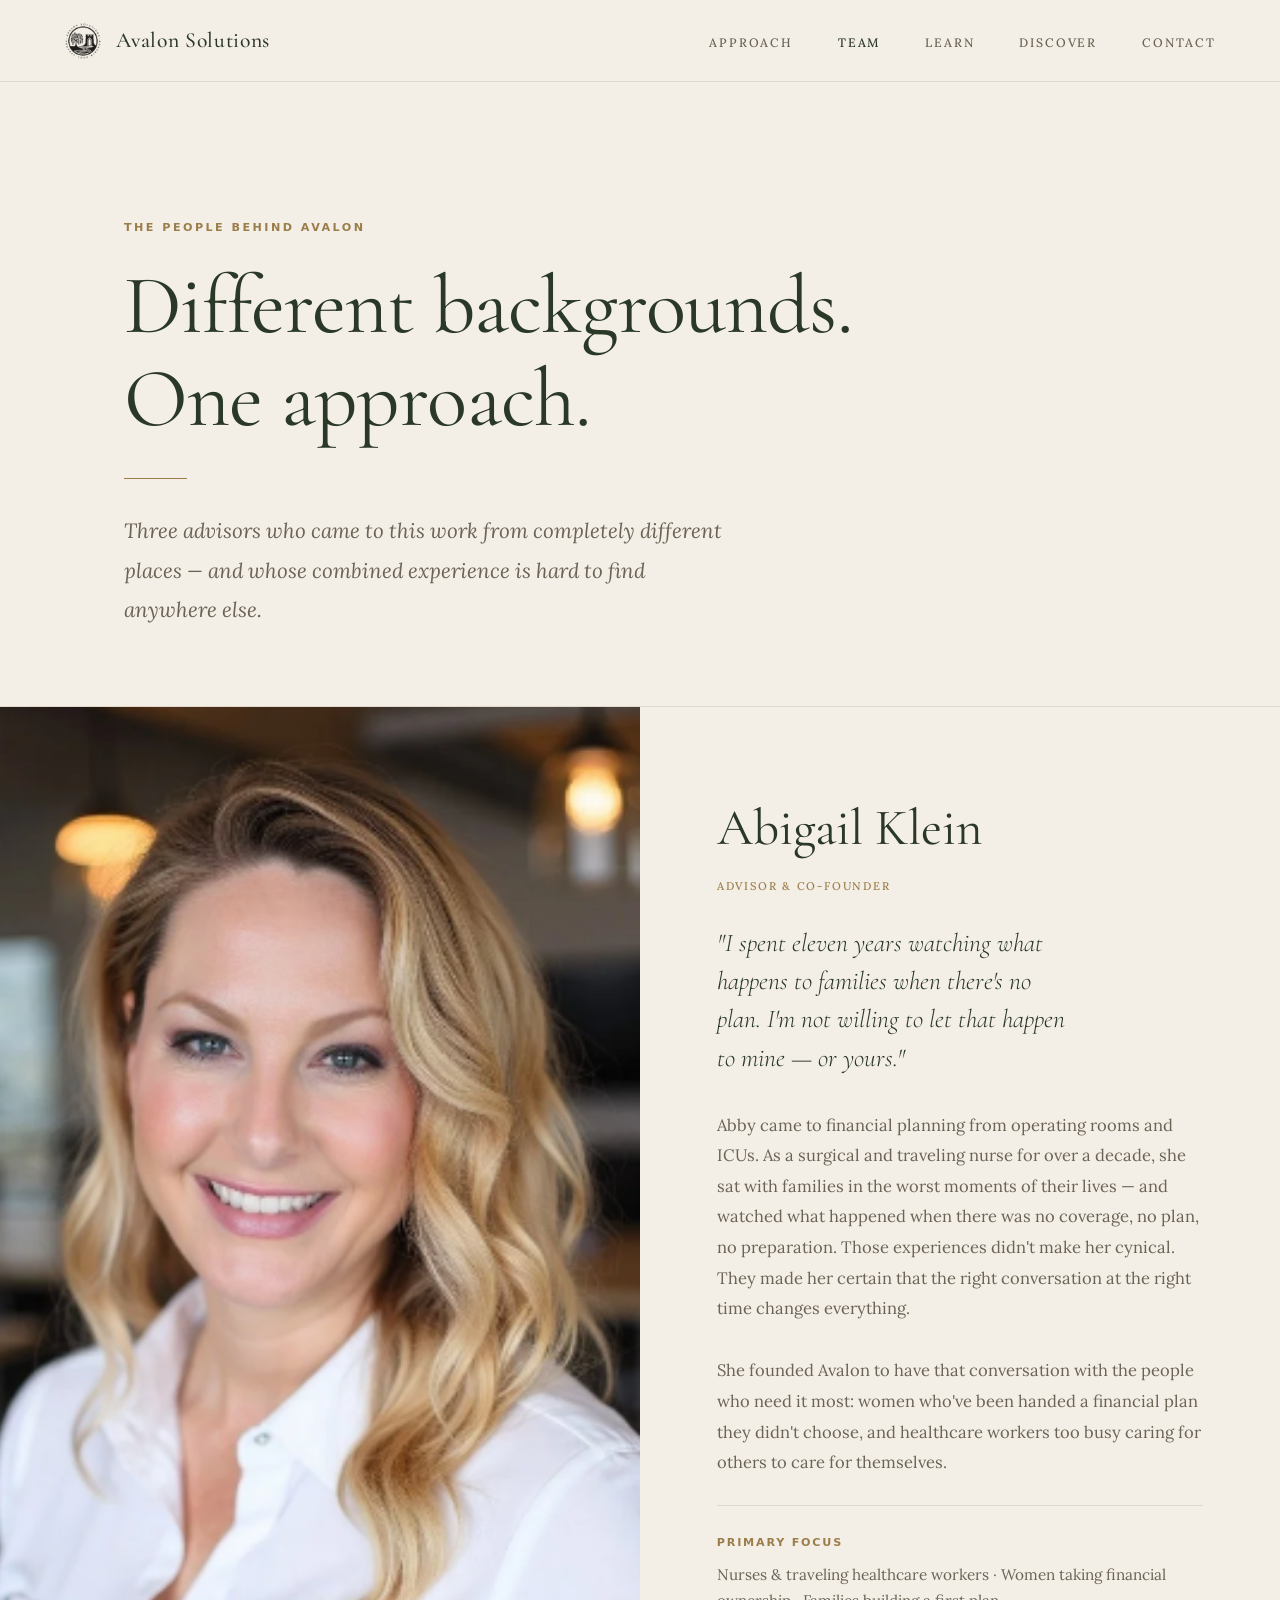
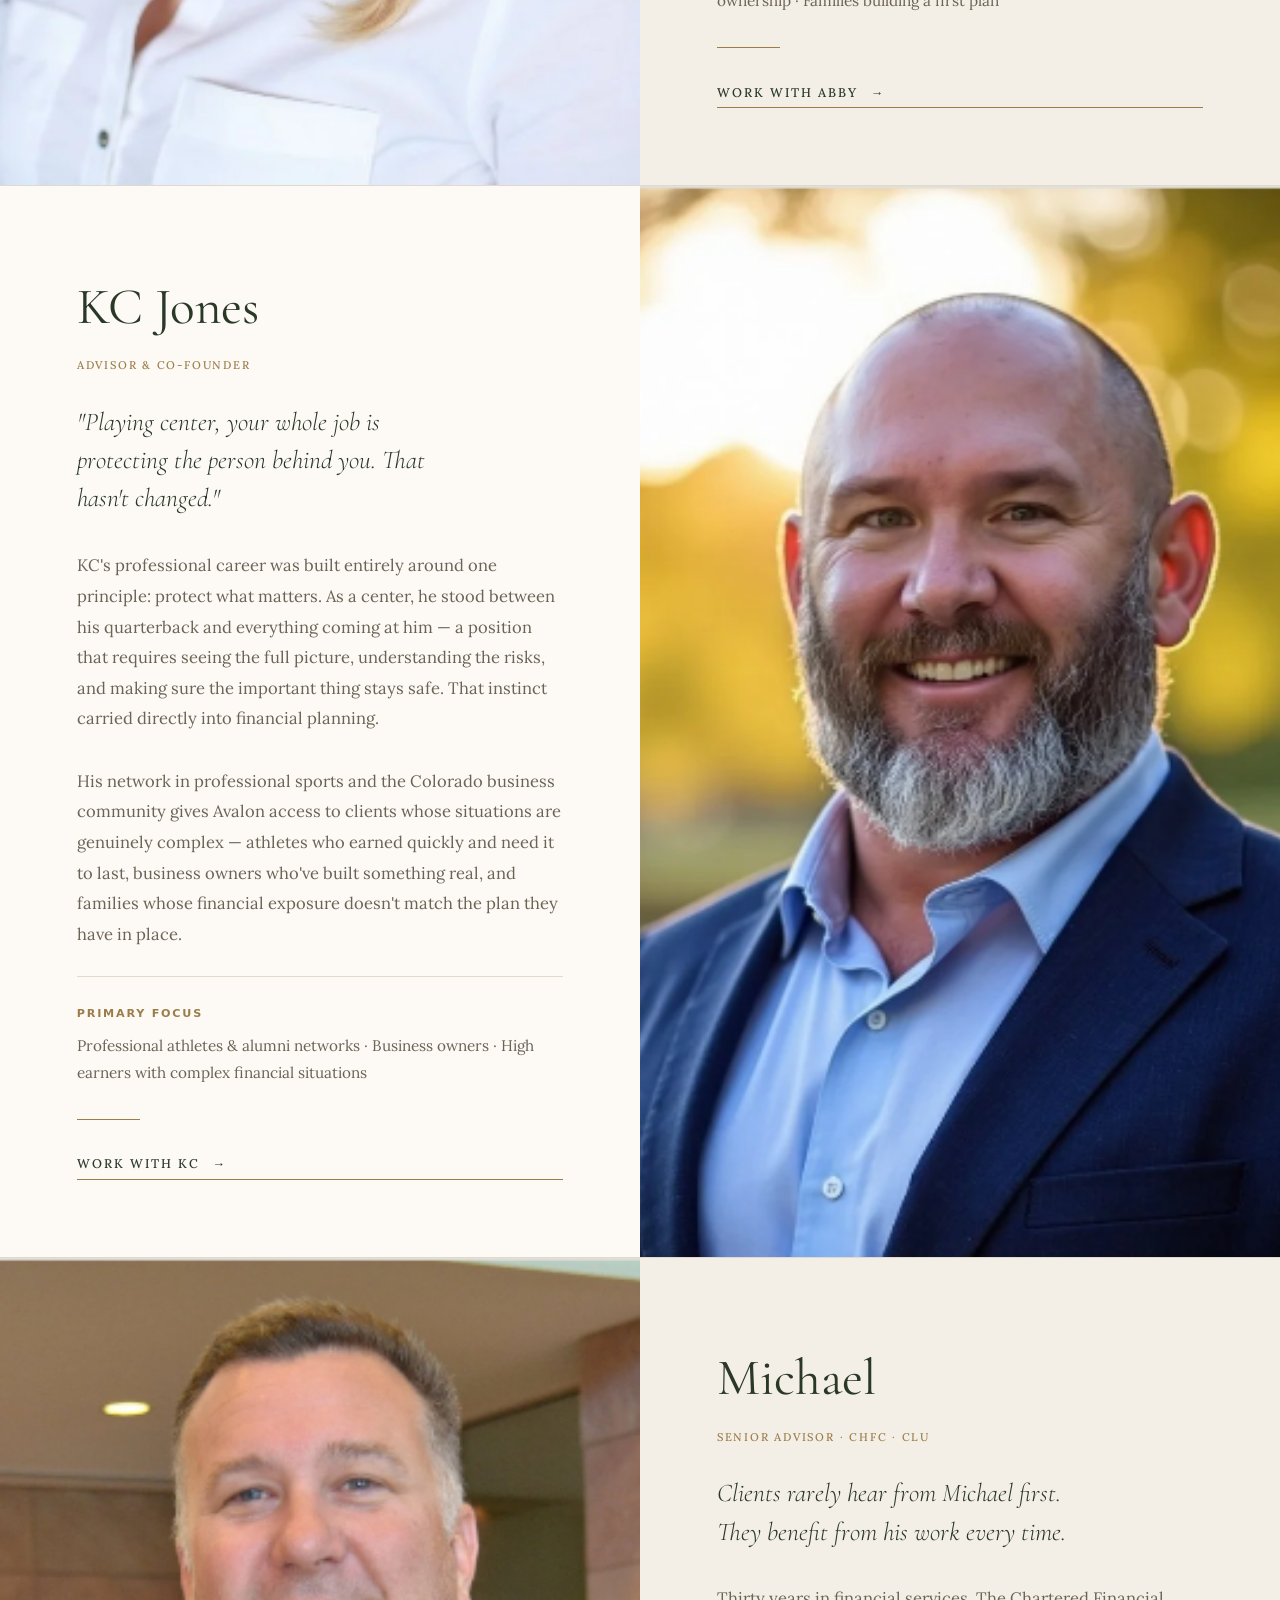
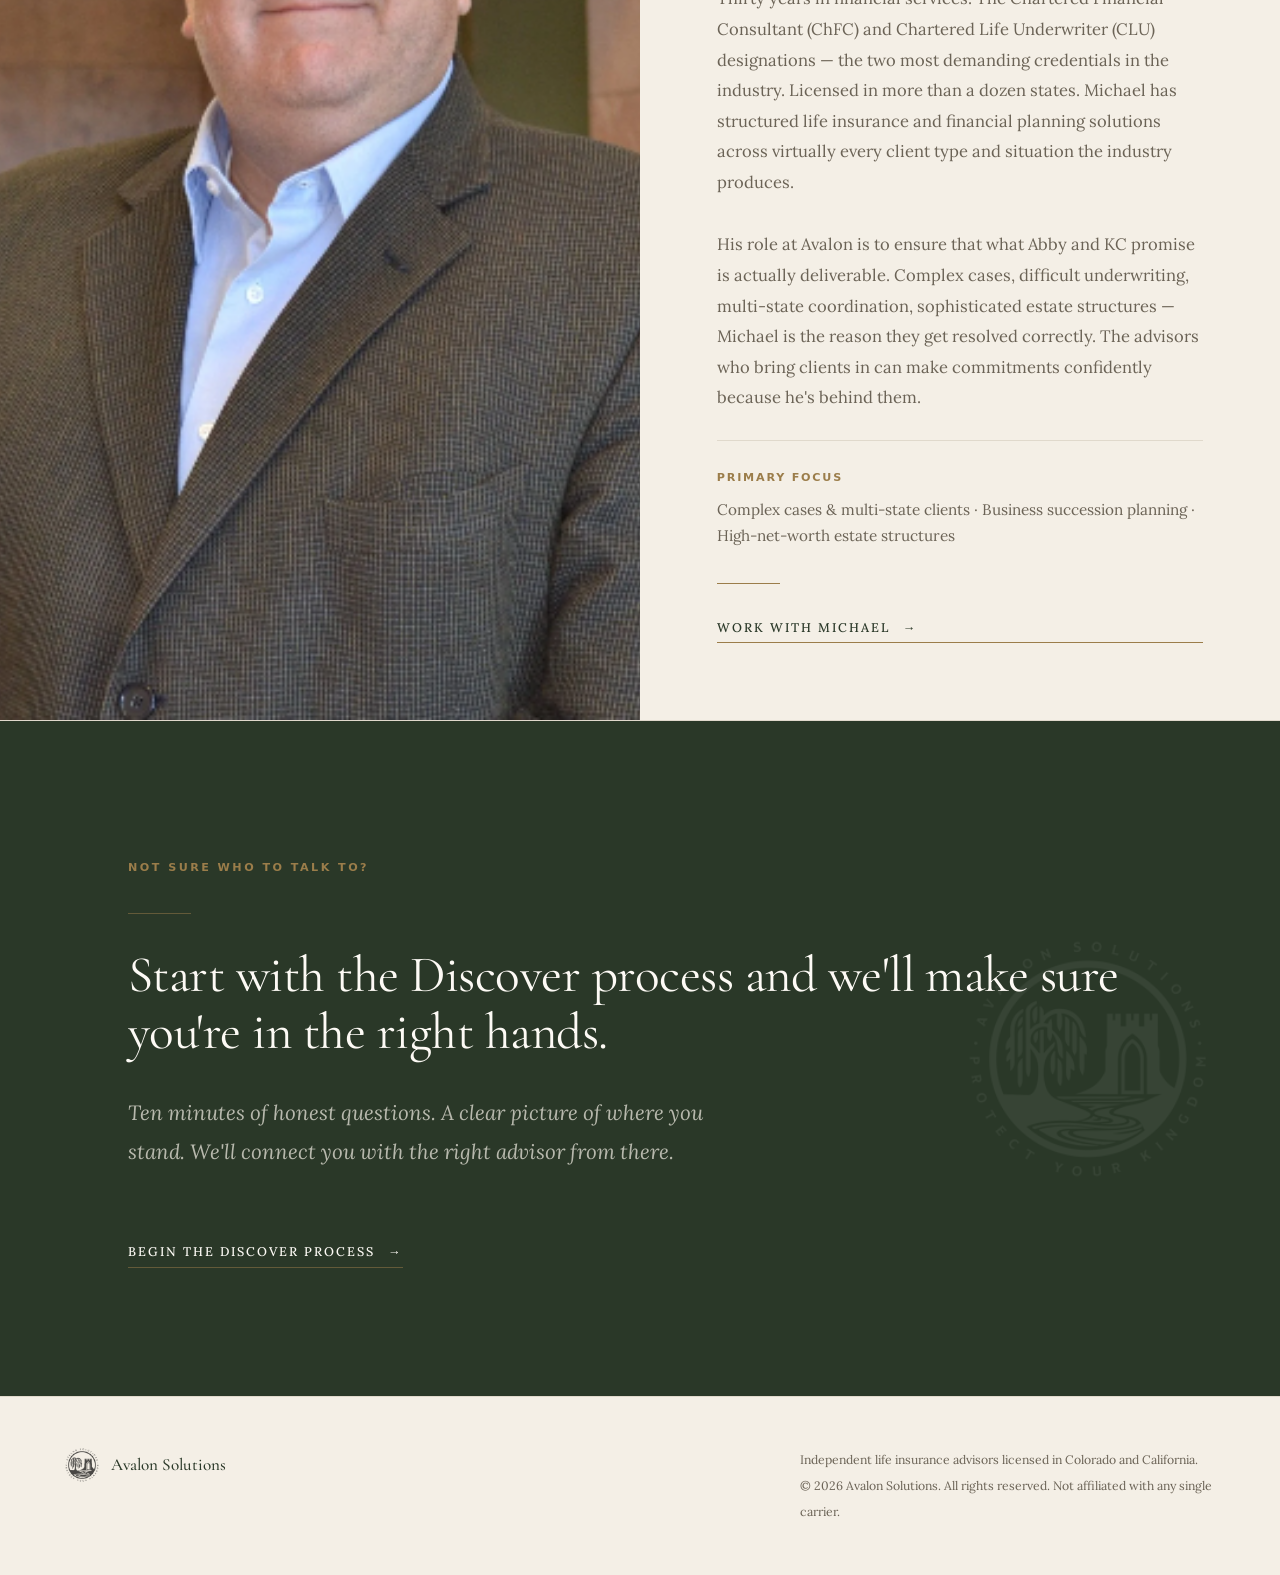
<file: team.html>
<!DOCTYPE html>
<html lang="en">
<head>
  <meta charset="UTF-8">
  <meta name="viewport" content="width=device-width, initial-scale=1.0">
  <title>The Team — Avalon Solutions</title>
  <meta name="description" content="Meet the Avalon Solutions team — Abigail Klein, KC Jones, and Michael. Independent advisors with backgrounds that set them apart.">
  <link rel="stylesheet" href="/css/main.css">
</head>
<body class="page-body">

  <nav>
    <a href="/" class="nav-brand">
      <img src="/images/crest.png" alt="Avalon Solutions crest" class="nav-crest">
      <span class="nav-logo">Avalon Solutions</span>
    </a>
    <ul class="nav-links">
      <li><a href="/approach.html">Approach</a></li>
      <li><a href="/team.html" class="active">Team</a></li>
      <li><a href="/learn.html">Learn</a></li>
      <li><a href="/discover.html">Discover</a></li>
      <li><a href="/contact.html">Contact</a></li>
    </ul>
  </nav>

  <!-- Header -->
  <section class="hero-interior">
    <div class="container">
      <span class="eyebrow">The people behind Avalon</span>
      <h1>Different backgrounds. One approach.</h1>
      <span class="rule-short"></span>
      <p class="lead">Three advisors who came to this work from completely different places — and whose combined experience is hard to find anywhere else.</p>
    </div>
  </section>

  <!-- Abby -->
  <div class="team-member">
    <div class="team-photo-col">
      <img src="/images/abby.png" alt="Abigail Klein">
    </div>
    <div class="team-text-col">
      <p class="person-name">Abigail Klein</p>
      <p class="person-role">Advisor &amp; Co-Founder</p>
      <p class="person-quote">"I spent eleven years watching what happens to families when there's no plan. I'm not willing to let that happen to mine — or yours."</p>
      <p class="person-bio">Abby came to financial planning from operating rooms and ICUs. As a surgical and traveling nurse for over a decade, she sat with families in the worst moments of their lives — and watched what happened when there was no coverage, no plan, no preparation. Those experiences didn't make her cynical. They made her certain that the right conversation at the right time changes everything.</p>
      <br>
      <p class="person-bio">She founded Avalon to have that conversation with the people who need it most: women who've been handed a financial plan they didn't choose, and healthcare workers too busy caring for others to care for themselves.</p>
      <div class="team-focus">
        <span class="team-focus-label">Primary focus</span>
        <p>Nurses &amp; traveling healthcare workers · Women taking financial ownership · Families building a first plan</p>
      </div>
      <span class="rule-short"></span>
      <a href="/contact.html" class="text-link">Work with Abby</a>
    </div>
  </div>

  <!-- KC -->
  <div class="team-member flip">
    <div class="team-photo-col">
      <img src="/images/kc.png" alt="KC Jones">
    </div>
    <div class="team-text-col">
      <p class="person-name">KC Jones</p>
      <p class="person-role">Advisor &amp; Co-Founder</p>
      <p class="person-quote">"Playing center, your whole job is protecting the person behind you. That hasn't changed."</p>
      <p class="person-bio">KC's professional career was built entirely around one principle: protect what matters. As a center, he stood between his quarterback and everything coming at him — a position that requires seeing the full picture, understanding the risks, and making sure the important thing stays safe. That instinct carried directly into financial planning.</p>
      <br>
      <p class="person-bio">His network in professional sports and the Colorado business community gives Avalon access to clients whose situations are genuinely complex — athletes who earned quickly and need it to last, business owners who've built something real, and families whose financial exposure doesn't match the plan they have in place.</p>
      <div class="team-focus">
        <span class="team-focus-label">Primary focus</span>
        <p>Professional athletes &amp; alumni networks · Business owners · High earners with complex financial situations</p>
      </div>
      <span class="rule-short"></span>
      <a href="/contact.html" class="text-link">Work with KC</a>
    </div>
  </div>

  <!-- Michael -->
  <div class="team-member">
    <div class="team-photo-col">
      <img src="/images/michael.png" alt="Michael">
    </div>
    <div class="team-text-col">
      <p class="person-name">Michael</p>
      <p class="person-role">Senior Advisor · ChFC · CLU</p>
      <p class="person-quote">Clients rarely hear from Michael first. They benefit from his work every time.</p>
      <p class="person-bio">Thirty years in financial services. The Chartered Financial Consultant (ChFC) and Chartered Life Underwriter (CLU) designations — the two most demanding credentials in the industry. Licensed in more than a dozen states. Michael has structured life insurance and financial planning solutions across virtually every client type and situation the industry produces.</p>
      <br>
      <p class="person-bio">His role at Avalon is to ensure that what Abby and KC promise is actually deliverable. Complex cases, difficult underwriting, multi-state coordination, sophisticated estate structures — Michael is the reason they get resolved correctly. The advisors who bring clients in can make commitments confidently because he's behind them.</p>
      <div class="team-focus">
        <span class="team-focus-label">Primary focus</span>
        <p>Complex cases &amp; multi-state clients · Business succession planning · High-net-worth estate structures</p>
      </div>
      <span class="rule-short"></span>
      <a href="/contact.html" class="text-link">Work with Michael</a>
    </div>
  </div>

  <!-- CTA -->
  <div class="panel">
    <img src="/images/crest.png" alt="" class="panel-crest" aria-hidden="true">
    <div class="container">
      <span class="eyebrow">Not sure who to talk to?</span>
      <span class="rule-short"></span>
      <h2>Start with the Discover process and we'll make sure you're in the right hands.</h2>
      <br>
      <p class="lead">Ten minutes of honest questions. A clear picture of where you stand. We'll connect you with the right advisor from there.</p>
      <br><br>
      <a href="/discover.html" class="text-link">Begin the Discover process</a>
    </div>
  </div>

  <footer>
    <div class="footer-brand">
      <img src="/images/crest.png" alt="Avalon Solutions" class="footer-crest">
      <span class="footer-name">Avalon Solutions</span>
    </div>
    <p class="footer-copy">
      Independent life insurance advisors licensed in Colorado and California.<br>
      © 2026 Avalon Solutions. All rights reserved. Not affiliated with any single carrier.
    </p>
  </footer>

</body>
</html>
</file>
<file: css/main.css>
@import url('https://fonts.googleapis.com/css2?family=Cormorant+Garamond:ital,wght@0,300;0,400;0,500;0,600;1,300;1,400;1,500;1,600&family=Lora:ital,wght@0,400;0,500;1,400;1,500&display=swap');

/* ── Variables ───────────────────────────────────────────────────────────── */

:root {
  --cream:  #F4EFE6;
  --ink:    #1A1A18;
  --forest: #2A3828;
  --gold:   #9B7D4A;
  --mist:   #E0D9CC;
  --mid:    #6B6356;
  --white:  #FDFAF5;

  --serif:   'Cormorant Garamond', Georgia, serif;
  --body:    'Lora', Georgia, serif;
  --sans:    system-ui, sans-serif;

  --max: 1160px;
  --pad: clamp(1.5rem, 5vw, 4rem);
}

/* ── Reset ───────────────────────────────────────────────────────────────── */

*, *::before, *::after { box-sizing: border-box; margin: 0; padding: 0; }
html { font-size: 18px; -webkit-text-size-adjust: 100%; scroll-behavior: smooth; }

body {
  background-color: var(--cream);
  color: var(--ink);
  font-family: var(--body);
  font-weight: 400;
  line-height: 1.75;
  min-height: 100vh;
}

img { display: block; max-width: 100%; }
a { color: inherit; text-decoration: none; }

/* ── Typography ──────────────────────────────────────────────────────────── */

h1, h2, h3, h4 {
  font-family: var(--serif);
  font-weight: 400;
  line-height: 1.12;
  letter-spacing: -0.01em;
}

h1 { font-size: clamp(2.8rem, 6.5vw, 5.5rem); }
h2 { font-size: clamp(2rem, 4vw, 3.4rem); }
h3 { font-size: clamp(1.3rem, 2.5vw, 1.8rem); font-weight: 300; }

p { max-width: 62ch; }

.eyebrow {
  font-family: var(--sans);
  font-size: 0.62rem;
  font-weight: 600;
  letter-spacing: 0.22em;
  text-transform: uppercase;
  color: var(--gold);
}

.lead {
  font-family: var(--body);
  font-size: clamp(1rem, 2vw, 1.15rem);
  font-weight: 400;
  font-style: italic;
  line-height: 1.9;
  color: var(--mid);
}

/* ── Layout ──────────────────────────────────────────────────────────────── */

.container { width: 100%; max-width: var(--max); margin: 0 auto; padding: 0 var(--pad); }
section { padding: clamp(4rem, 10vw, 9rem) 0; }

.rule {
  display: block;
  width: 100%;
  height: 1px;
  background: linear-gradient(to right, var(--gold), transparent);
  margin: 2rem 0;
  opacity: 0.6;
}

.rule-short {
  display: block;
  width: 3.5rem;
  height: 1px;
  background: var(--gold);
  margin: 1.8rem 0;
}

/* ── Navigation ──────────────────────────────────────────────────────────── */

nav {
  position: fixed;
  top: 0; left: 0; right: 0;
  z-index: 100;
  padding: 1.2rem var(--pad);
  display: flex;
  align-items: center;
  justify-content: space-between;
  background: var(--cream);
  border-bottom: 1px solid var(--mist);
}

.nav-brand {
  display: flex;
  align-items: center;
  gap: 0.75rem;
}

.nav-crest {
  height: 38px;
  width: auto;
  opacity: 0.88;
}

.nav-logo {
  font-family: var(--serif);
  font-size: 1.2rem;
  font-weight: 500;
  letter-spacing: 0.03em;
  color: var(--forest);
  line-height: 1;
}

.nav-links { display: flex; gap: 2.5rem; list-style: none; }

.nav-links a {
  font-size: 0.68rem;
  font-weight: 500;
  letter-spacing: 0.15em;
  text-transform: uppercase;
  color: var(--mid);
  transition: color 0.2s;
}

.nav-links a:hover,
.nav-links a.active { color: var(--forest); }

.page-body { padding-top: 5rem; }

/* ── Hero ────────────────────────────────────────────────────────────────── */

.hero {
  min-height: 88vh;
  display: flex;
  align-items: center;
  border-bottom: 1px solid var(--mist);
  padding: clamp(4rem, 10vw, 8rem) 0;
}

.hero-inner {
  display: grid;
  grid-template-columns: 1fr 1.6fr;
  gap: clamp(3rem, 6vw, 8rem);
  align-items: center;
}

.hero-crest-col {
  display: flex;
  flex-direction: column;
  align-items: center;
  justify-content: center;
  gap: 1.5rem;
}

.hero-crest {
  width: min(260px, 80%);
  height: auto;
  opacity: 0.9;
}

.hero-crest-rule {
  width: 1px;
  height: 3rem;
  background: var(--gold);
  opacity: 0.5;
  display: none;
}

.hero-text .eyebrow { display: block; margin-bottom: 1.4rem; }
.hero-text h1 { color: var(--forest); margin-bottom: 1.8rem; }
.hero-text .lead { margin-bottom: 2.4rem; max-width: 48ch; }

/* ── Text link ───────────────────────────────────────────────────────────── */

.text-link {
  display: inline-flex;
  align-items: center;
  gap: 0.7rem;
  font-size: 0.7rem;
  font-weight: 500;
  letter-spacing: 0.16em;
  text-transform: uppercase;
  color: var(--forest);
  border-bottom: 1px solid var(--gold);
  padding-bottom: 0.25rem;
  transition: color 0.2s, gap 0.2s;
}

.text-link:hover { color: var(--gold); gap: 1rem; }
.text-link::after { content: '→'; font-size: 1em; }

/* ── Grid layouts ────────────────────────────────────────────────────────── */

.cols   { display: grid; grid-template-columns: 1fr 1fr; gap: clamp(3rem, 6vw, 7rem); align-items: start; }
.cols-3 { display: grid; grid-template-columns: repeat(3, 1fr); gap: clamp(2rem, 4vw, 5rem); }

/* ── Pull quote ──────────────────────────────────────────────────────────── */

.pull {
  font-family: var(--serif);
  font-size: clamp(1.5rem, 3.2vw, 2.4rem);
  font-weight: 300;
  font-style: italic;
  line-height: 1.45;
  color: var(--forest);
  max-width: 28ch;
}

/* ── Section label ───────────────────────────────────────────────────────── */

.section-label {
  display: flex;
  align-items: center;
  gap: 1.2rem;
  margin-bottom: 3.5rem;
}

.section-label::after { content: ''; flex: 1; height: 1px; background: var(--mist); }

/* ── Person block ────────────────────────────────────────────────────────── */

.person-name {
  font-family: var(--serif);
  font-size: 1.5rem;
  font-weight: 400;
  margin-bottom: 0.25rem;
  color: var(--forest);
}

.person-role {
  font-size: 0.62rem;
  font-weight: 500;
  letter-spacing: 0.16em;
  text-transform: uppercase;
  color: var(--gold);
  margin-bottom: 1.2rem;
}

.person p { font-size: 0.92rem; color: var(--mid); line-height: 1.85; }

/* ── Dark panel ──────────────────────────────────────────────────────────── */

.panel {
  background: var(--forest);
  color: var(--cream);
  padding: clamp(5rem, 10vw, 9rem) var(--pad);
  position: relative;
  overflow: hidden;
}

.panel-crest {
  position: absolute;
  right: var(--pad);
  top: 50%;
  transform: translateY(-50%);
  width: clamp(160px, 20vw, 280px);
  opacity: 0.06;
  filter: invert(1);
  pointer-events: none;
}

.panel h2   { color: var(--white); position: relative; }
.panel .lead { color: rgba(244, 239, 230, 0.7); max-width: 48ch; position: relative; }
.panel .text-link { color: var(--white); border-color: rgba(155, 125, 74, 0.5); position: relative; }
.panel .text-link:hover { color: var(--gold); }
.panel .rule-short { background: rgba(155, 125, 74, 0.5); position: relative; }
.panel .eyebrow { position: relative; }

/* ── Alternating section ─────────────────────────────────────────────────── */

.section-alt {
  background: var(--white);
  border-top: 1px solid var(--mist);
  border-bottom: 1px solid var(--mist);
}

/* ── Form ────────────────────────────────────────────────────────────────── */

.form-grid { display: grid; grid-template-columns: 1fr 1fr; gap: 1.4rem; }
.form-group { display: flex; flex-direction: column; gap: 0.45rem; }
.form-group.full { grid-column: 1 / -1; }

label {
  font-family: var(--sans);
  font-size: 0.62rem;
  font-weight: 600;
  letter-spacing: 0.16em;
  text-transform: uppercase;
  color: var(--mid);
}

input, select, textarea {
  font-family: var(--body);
  font-size: 0.95rem;
  font-weight: 300;
  color: var(--ink);
  background: var(--white);
  border: 1px solid var(--mist);
  border-bottom: 1px solid var(--mid);
  padding: 0.8rem 0;
  outline: none;
  transition: border-color 0.2s;
  -webkit-appearance: none;
  appearance: none;
  border-radius: 0;
  width: 100%;
  background: transparent;
}

input:focus, select:focus, textarea:focus { border-bottom-color: var(--forest); }

select {
  background-image: url("data:image/svg+xml,%3Csvg xmlns='http://www.w3.org/2000/svg' width='12' height='7' viewBox='0 0 12 7'%3E%3Cpath d='M1 1l5 5 5-5' stroke='%236B6356' stroke-width='1.5' fill='none' stroke-linecap='round'/%3E%3C/svg%3E");
  background-repeat: no-repeat;
  background-position: right 0 center;
  padding-right: 1.5rem;
  cursor: pointer;
}

textarea { resize: vertical; min-height: 100px; }

button[type="submit"] {
  font-family: var(--sans);
  font-weight: 600;
  font-size: 0.68rem;
  font-weight: 500;
  letter-spacing: 0.18em;
  text-transform: uppercase;
  color: var(--white);
  background: var(--forest);
  border: none;
  padding: 1rem 3rem;
  cursor: pointer;
  transition: background 0.2s;
  margin-top: 1rem;
}

button[type="submit"]:hover { background: var(--ink); }
.form-note { margin-top: 1rem; font-size: 0.72rem; color: var(--mid); }

/* ── Interior hero (non-home pages) ─────────────────────────────────────── */

.hero-interior {
  padding: clamp(4rem, 10vw, 8rem) 0 clamp(3rem, 6vw, 6rem);
  border-bottom: 1px solid var(--mist);
}

.hero-interior .eyebrow { display: block; margin-bottom: 1.2rem; }
.hero-interior h1 { color: var(--forest); margin-bottom: 1.6rem; max-width: 20ch; }
.hero-interior .lead { max-width: 50ch; }

/* ── Footer ──────────────────────────────────────────────────────────────── */

footer {
  border-top: 1px solid var(--mist);
  padding: 2.8rem var(--pad);
  display: flex;
  align-items: flex-start;
  justify-content: space-between;
  gap: 2rem;
  flex-wrap: wrap;
}

.footer-brand {
  display: flex;
  align-items: center;
  gap: 0.6rem;
}

.footer-crest { height: 36px; width: auto; opacity: 0.7; }
.footer-name { font-family: var(--serif); font-size: 0.95rem; color: var(--forest); font-weight: 500; }
.footer-copy { font-size: 0.68rem; color: var(--mid); line-height: 2.1; max-width: 52ch; }

/* ── Team bio page ───────────────────────────────────────────────────────── */

.team-member {
  display: grid;
  grid-template-columns: 1fr 1fr;
  min-height: 70vh;
  border-bottom: 1px solid var(--mist);
}

.team-member:last-child { border-bottom: none; }

.team-photo-col {
  overflow: hidden;
  position: relative;
  min-height: 500px;
}

.team-photo-col img {
  width: 100%;
  height: 100%;
  object-fit: cover;
  object-position: top center;
  display: block;
}

.team-text-col {
  padding: clamp(3rem, 6vw, 6rem);
  display: flex;
  flex-direction: column;
  justify-content: center;
  background: var(--cream);
}

.team-member.flip .team-photo-col { order: 2; }
.team-member.flip .team-text-col  { order: 1; background: var(--white); }

.team-text-col .person-name {
  font-size: clamp(2rem, 4vw, 3rem);
  margin-bottom: 0.2rem;
}

.team-text-col .person-role { margin-bottom: 1.5rem; }

.team-text-col .person-quote {
  font-size: clamp(1.1rem, 2vw, 1.5rem);
  margin-bottom: 1.8rem;
}

.team-focus {
  margin-top: 1.5rem;
  padding-top: 1.5rem;
  border-top: 1px solid var(--mist);
}

.team-focus-label {
  font-family: var(--sans);
  font-size: 0.62rem;
  font-weight: 600;
  letter-spacing: 0.16em;
  text-transform: uppercase;
  color: var(--gold);
  display: block;
  margin-bottom: 0.5rem;
}

.team-focus p { font-size: 0.85rem; color: var(--mid); }

/* ── Person photo thumbnail (approach page cards) ────────────────────────── */

.person-photo {
  width: 72px;
  height: 72px;
  border-radius: 50%;
  object-fit: cover;
  object-position: top center;
  margin-bottom: 1.4rem;
  border: 2px solid var(--mist);
}

/* ── Person initial ──────────────────────────────────────────────────────── */

.person-card {
  display: flex;
  flex-direction: column;
}

.person-initial {
  width: 68px;
  height: 68px;
  border-radius: 50%;
  background: var(--forest);
  color: var(--cream);
  font-family: var(--serif);
  font-size: 1.9rem;
  font-weight: 400;
  display: flex;
  align-items: center;
  justify-content: center;
  margin-bottom: 1.4rem;
  flex-shrink: 0;
  letter-spacing: -0.02em;
}

.person-quote {
  font-family: var(--serif);
  font-size: clamp(1.1rem, 2vw, 1.4rem);
  font-style: italic;
  font-weight: 300;
  color: var(--forest);
  line-height: 1.5;
  margin-bottom: 1.2rem;
  max-width: 32ch;
}

.person-bio {
  font-size: 0.92rem;
  color: var(--mid);
  line-height: 1.85;
}

/* ── Niche card ──────────────────────────────────────────────────────────── */

.niche-grid {
  display: grid;
  grid-template-columns: repeat(2, 1fr);
  gap: 0;
  border-top: 1px solid var(--mist);
  border-left: 1px solid var(--mist);
}

.niche-card {
  border-right: 1px solid var(--mist);
  border-bottom: 1px solid var(--mist);
  padding: 2.5rem;
  transition: background 0.2s;
}

.niche-card:hover { background: var(--white); }

.niche-icon {
  width: 44px;
  height: 44px;
  margin-bottom: 1.5rem;
  color: var(--gold);
}

.niche-card .niche-label {
  display: block;
  margin-bottom: 0.6rem;
}

.niche-card h3 {
  font-size: clamp(1.1rem, 2vw, 1.4rem);
  font-weight: 400;
  color: var(--forest);
  margin-bottom: 1rem;
  line-height: 1.3;
  max-width: 24ch;
}

.niche-card p {
  font-size: 0.88rem;
  color: var(--mid);
  line-height: 1.85;
  max-width: 42ch;
}

.niche-fact {
  margin-top: 1.2rem;
  padding-top: 1.2rem;
  border-top: 1px solid var(--mist);
  font-family: var(--sans);
  font-size: 0.68rem;
  font-weight: 500;
  letter-spacing: 0.1em;
  text-transform: uppercase;
  color: var(--gold);
}

.niche-card .text-link { margin-top: 1.5rem; font-size: 0.65rem; }

/* ── Coverage grid ───────────────────────────────────────────────────────── */

.coverage-grid {
  display: grid;
  grid-template-columns: repeat(2, 1fr);
  gap: 2.5rem;
}

.coverage-card {
  border-top: 2px solid var(--forest);
  padding-top: 1.5rem;
}

.coverage-card .coverage-name {
  font-family: var(--serif);
  font-size: 1.5rem;
  font-weight: 400;
  color: var(--forest);
  display: block;
  margin-bottom: 0.3rem;
}

.coverage-card .coverage-sub {
  font-family: var(--sans);
  font-size: 0.62rem;
  font-weight: 600;
  letter-spacing: 0.15em;
  text-transform: uppercase;
  color: var(--gold);
  display: block;
  margin-bottom: 1rem;
}

.coverage-card p { font-size: 0.9rem; color: var(--mid); line-height: 1.85; }
.coverage-card .best-for {
  margin-top: 1rem;
  font-size: 0.82rem;
  font-style: italic;
  color: var(--mid);
}

/* ── Niche block ─────────────────────────────────────────────────────────── */

.niche {
  border-top: 1px solid var(--mist);
  padding-top: 2.5rem;
}

.niche-label {
  font-family: var(--sans);
  font-size: 0.6rem;
  font-weight: 600;
  letter-spacing: 0.2em;
  text-transform: uppercase;
  color: var(--gold);
  display: block;
  margin-bottom: 0.8rem;
}

.niche h3 {
  font-family: var(--serif);
  font-size: clamp(1.3rem, 2.5vw, 1.75rem);
  font-weight: 400;
  color: var(--forest);
  margin-bottom: 1.2rem;
  line-height: 1.2;
}

.niche p {
  font-size: 0.95rem;
  line-height: 1.85;
  color: var(--mid);
}

.niche .text-link { margin-top: 1.5rem; }

/* ── Stat callout ────────────────────────────────────────────────────────── */

.stat {
  padding: 2rem 0;
  border-top: 1px solid var(--mist);
  border-bottom: 1px solid var(--mist);
}

.stat-number {
  font-family: var(--serif);
  font-size: clamp(3rem, 7vw, 5.5rem);
  font-weight: 300;
  color: var(--forest);
  line-height: 1;
  display: block;
}

.stat-label {
  font-family: var(--sans);
  font-size: 0.7rem;
  font-weight: 500;
  letter-spacing: 0.14em;
  text-transform: uppercase;
  color: var(--mid);
  display: block;
  margin-top: 0.5rem;
}

/* ── Coverage type ───────────────────────────────────────────────────────── */

.coverage-type {
  padding: 2rem 0;
  border-bottom: 1px solid var(--mist);
}

.coverage-type:first-child { border-top: 1px solid var(--mist); }

.coverage-row {
  display: grid;
  grid-template-columns: 14rem 1fr;
  gap: 3rem;
  align-items: start;
}

.coverage-name {
  font-family: var(--serif);
  font-size: 1.5rem;
  font-weight: 400;
  color: var(--forest);
}

.coverage-sub {
  font-family: var(--sans);
  font-size: 0.65rem;
  font-weight: 500;
  letter-spacing: 0.14em;
  text-transform: uppercase;
  color: var(--gold);
  display: block;
  margin-top: 0.3rem;
}

/* ── Responsive ──────────────────────────────────────────────────────────── */

@media (max-width: 900px) {
  .hero-inner { grid-template-columns: 1fr; }
  .hero-crest-col { flex-direction: row; justify-content: flex-start; }
  .hero-crest { width: min(160px, 40%); }
}

@media (max-width: 900px) {
  .team-member,
  .team-member.flip {
    grid-template-columns: 1fr;
  }
  .team-member.flip .team-photo-col { order: 0; }
  .team-member.flip .team-text-col  { order: 1; }
  .team-photo-col { min-height: 320px; }
}

@media (max-width: 768px) {
  .cols, .cols-3    { grid-template-columns: 1fr; }
  .form-grid        { grid-template-columns: 1fr; }
  .niche-grid       { grid-template-columns: 1fr; border-left: none; }
  .coverage-grid    { grid-template-columns: 1fr; }
  footer            { flex-direction: column; gap: 1.5rem; }
  .panel-crest      { display: none; }
  .coverage-row     { grid-template-columns: 1fr; gap: 1rem; }
  .niche-card       { padding: 1.8rem 1.5rem; }
}

@media (max-width: 480px) {
  .nav-links { gap: 1.4rem; }
  .nav-links a { font-size: 0.6rem; }
  .nav-logo { font-size: 1rem; }
  .nav-crest { height: 30px; }
}
</file>
